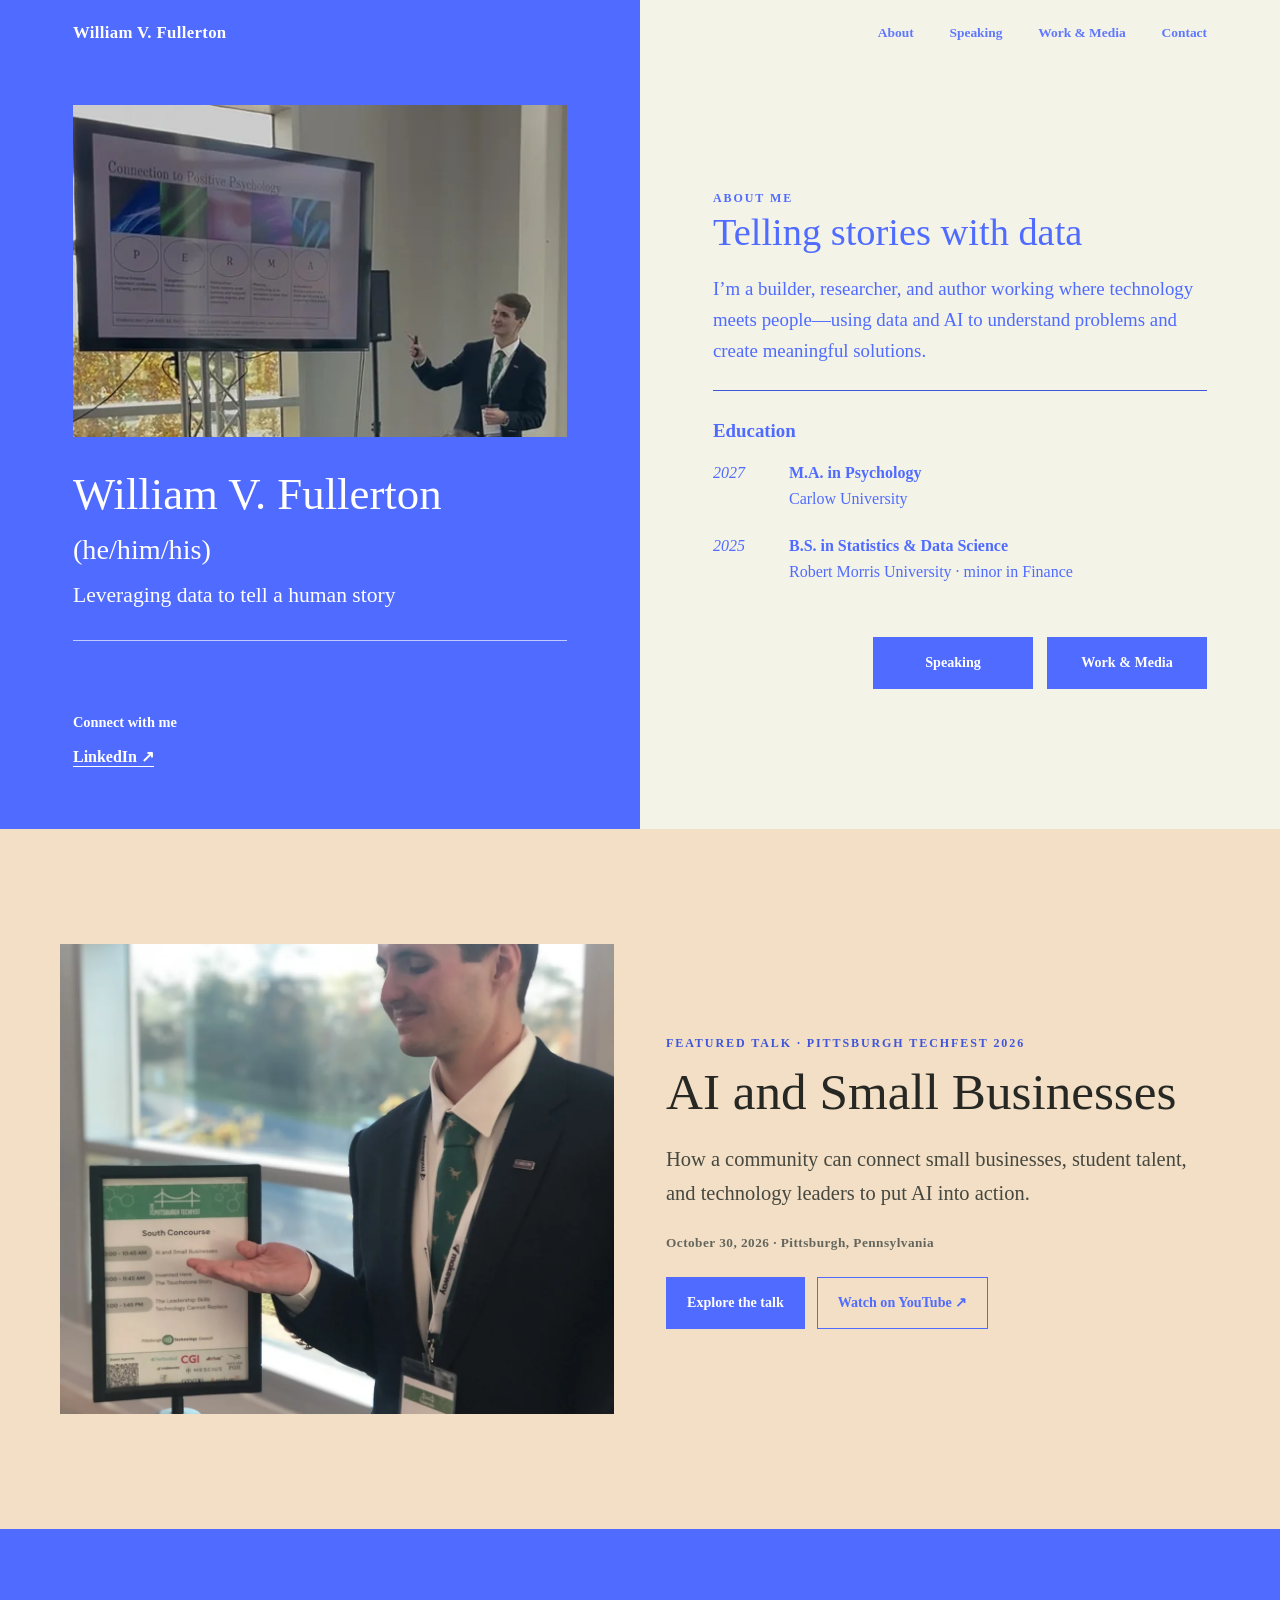
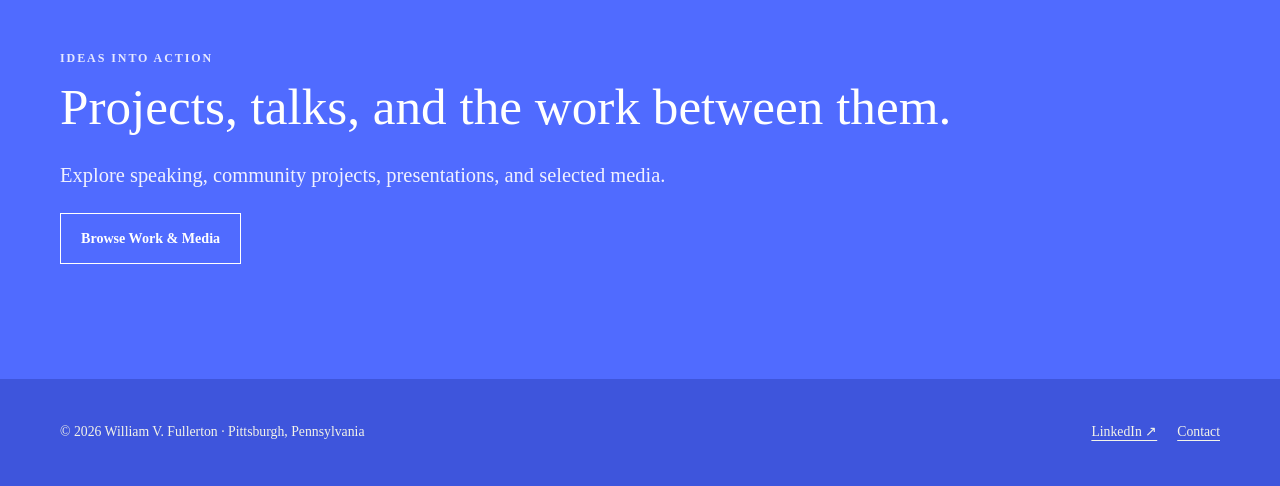
<file: index.html>
<!doctype html>
<html lang="en">
<head><meta charset="utf-8"><meta name="viewport" content="width=device-width,initial-scale=1"><meta name="description" content="William V. Fullerton connects data, AI, and human stories through research, speaking, and practical projects."><title>William V. Fullerton — Builder, Researcher & Speaker</title><link rel="stylesheet" href="assets/css/site.css"></head>
<body>
<header class="site-header home-header"><a class="brand" href="index.html">William V. Fullerton</a><nav class="nav" aria-label="Main navigation"><a href="about.html">About</a><a href="speaking/index.html">Speaking</a><a href="work-media/index.html">Work &amp; Media</a><a href="contact.html">Contact</a></nav></header>
<main>
<section class="home-hero" aria-label="Introduction">
<div class="home-identity"><img class="portrait" src="assets/images/img_9320.webp" alt="William presenting at a conference"><h1>William V. Fullerton <span style="font-size:.63em">(he/him/his)</span></h1><p class="tagline">Leveraging data to tell a human story</p><hr class="identity-rule"><div class="socials"><p>Connect with me</p><a href="https://www.linkedin.com/in/william-v-fullerton/" target="_blank" rel="noreferrer">LinkedIn ↗</a></div></div>
<div class="home-about"><span class="eyebrow">About me</span><h2>Telling stories with data</h2><p>I’m a builder, researcher, and author working where technology meets people—using data and AI to understand problems and create meaningful solutions.</p><hr class="divider"><p class="education-title">Education</p><div class="education-row"><time>2027</time><strong>M.A. in Psychology<br><span style="font-weight:400">Carlow University</span></strong></div><div class="education-row"><time>2025</time><strong>B.S. in Statistics &amp; Data Science<br><span style="font-weight:400">Robert Morris University · minor in Finance</span></strong></div><div class="hero-actions"><a class="button" href="speaking/index.html">Speaking</a><a class="button" href="work-media/index.html">Work &amp; Media</a></div></div>
</section>
<section class="section featured"><div class="container featured-grid"><img class="featured-photo" src="assets/images/img_1606.webp" alt="William at Pittsburgh TechFest beside the AI and Small Businesses session listing"><div><span class="eyebrow">Featured talk · Pittsburgh TechFest 2026</span><h2>AI and Small Businesses</h2><p class="lede">How a community can connect small businesses, student talent, and technology leaders to put AI into action.</p><p class="meta">October 30, 2026 · Pittsburgh, Pennsylvania</p><div class="button-row"><a class="button" href="speaking/ai-and-small-businesses.html">Explore the talk</a><a class="button outline" href="https://www.youtube.com/watch?v=qY4ssbk0oD0" target="_blank" rel="noreferrer">Watch on YouTube ↗</a></div></div></div></section>
<section class="section media-strip"><div class="container"><span class="eyebrow">Ideas into action</span><h2>Projects, talks, and the work between them.</h2><p class="lede">Explore speaking, community projects, presentations, and selected media.</p><a class="button outline" href="work-media/index.html">Browse Work &amp; Media</a></div></section>
</main><footer class="site-footer"><div class="footer-inner"><p>© 2026 William V. Fullerton · Pittsburgh, Pennsylvania</p><div class="footer-links"><a href="https://www.linkedin.com/in/william-v-fullerton/" target="_blank" rel="noreferrer">LinkedIn ↗</a><a href="contact.html">Contact</a></div></div></footer>
</body></html>
</file>
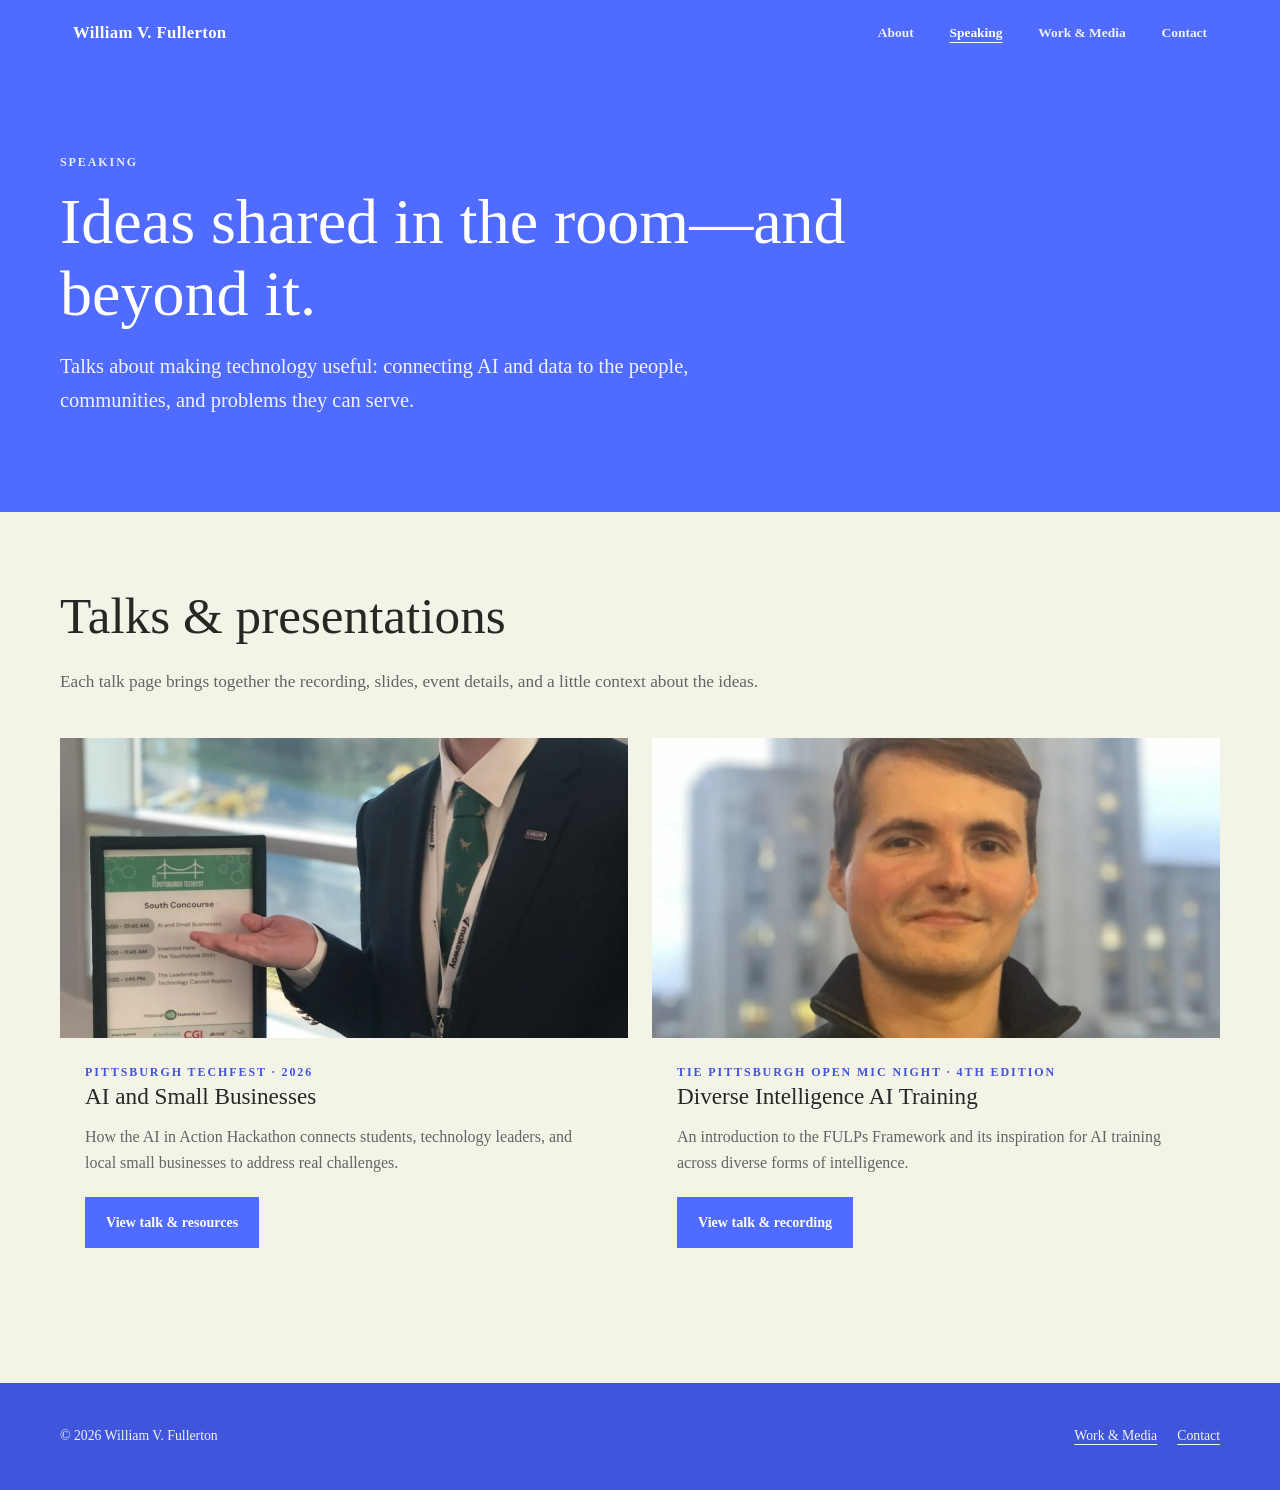
<file: speaking/index.html>
<!doctype html><html lang="en"><head><meta charset="utf-8"><meta name="viewport" content="width=device-width,initial-scale=1"><meta name="description" content="Talks and presentations by William V. Fullerton on practical AI, small businesses, data, and people."><title>Speaking — William V. Fullerton</title><link rel="stylesheet" href="../assets/css/site.css"></head><body>
<header class="site-header"><a class="brand" href="../index.html">William V. Fullerton</a><nav class="nav" aria-label="Main navigation"><a href="../about.html">About</a><a aria-current="page" href="index.html">Speaking</a><a href="../work-media/index.html">Work &amp; Media</a><a href="../contact.html">Contact</a></nav></header>
<main><section class="page-hero"><div class="container"><span class="eyebrow">Speaking</span><h1>Ideas shared in the room—and beyond it.</h1><p class="lede">Talks about making technology useful: connecting AI and data to the people, communities, and problems they can serve.</p></div></section><section class="page-body"><div class="container"><div class="section-heading"><h2>Talks &amp; presentations</h2><p>Each talk page brings together the recording, slides, event details, and a little context about the ideas.</p></div><div class="cards"><article class="card"><img src="../assets/images/img_1606.webp" alt="William at TechFest with the session schedule"><div class="card-content"><span class="eyebrow">Pittsburgh TechFest · 2026</span><h3>AI and Small Businesses</h3><p>How the AI in Action Hackathon connects students, technology leaders, and local small businesses to address real challenges.</p><a class="button" href="ai-and-small-businesses.html">View talk &amp; resources</a></div></article><article class="card"><img src="../assets/images/img_2204.webp" alt="William Fullerton, speaker at TiE Pittsburgh Open Mic Night"><div class="card-content"><span class="eyebrow">TiE Pittsburgh Open Mic Night · 4th edition</span><h3>Diverse Intelligence AI Training</h3><p>An introduction to the FULPs Framework and its inspiration for AI training across diverse forms of intelligence.</p><a class="button" href="diverse-intelligence-ai-training.html">View talk &amp; recording</a></div></article></div></div></section></main><footer class="site-footer"><div class="footer-inner"><p>© 2026 William V. Fullerton</p><div class="footer-links"><a href="../work-media/index.html">Work &amp; Media</a><a href="../contact.html">Contact</a></div></div></footer></body></html>
</file>
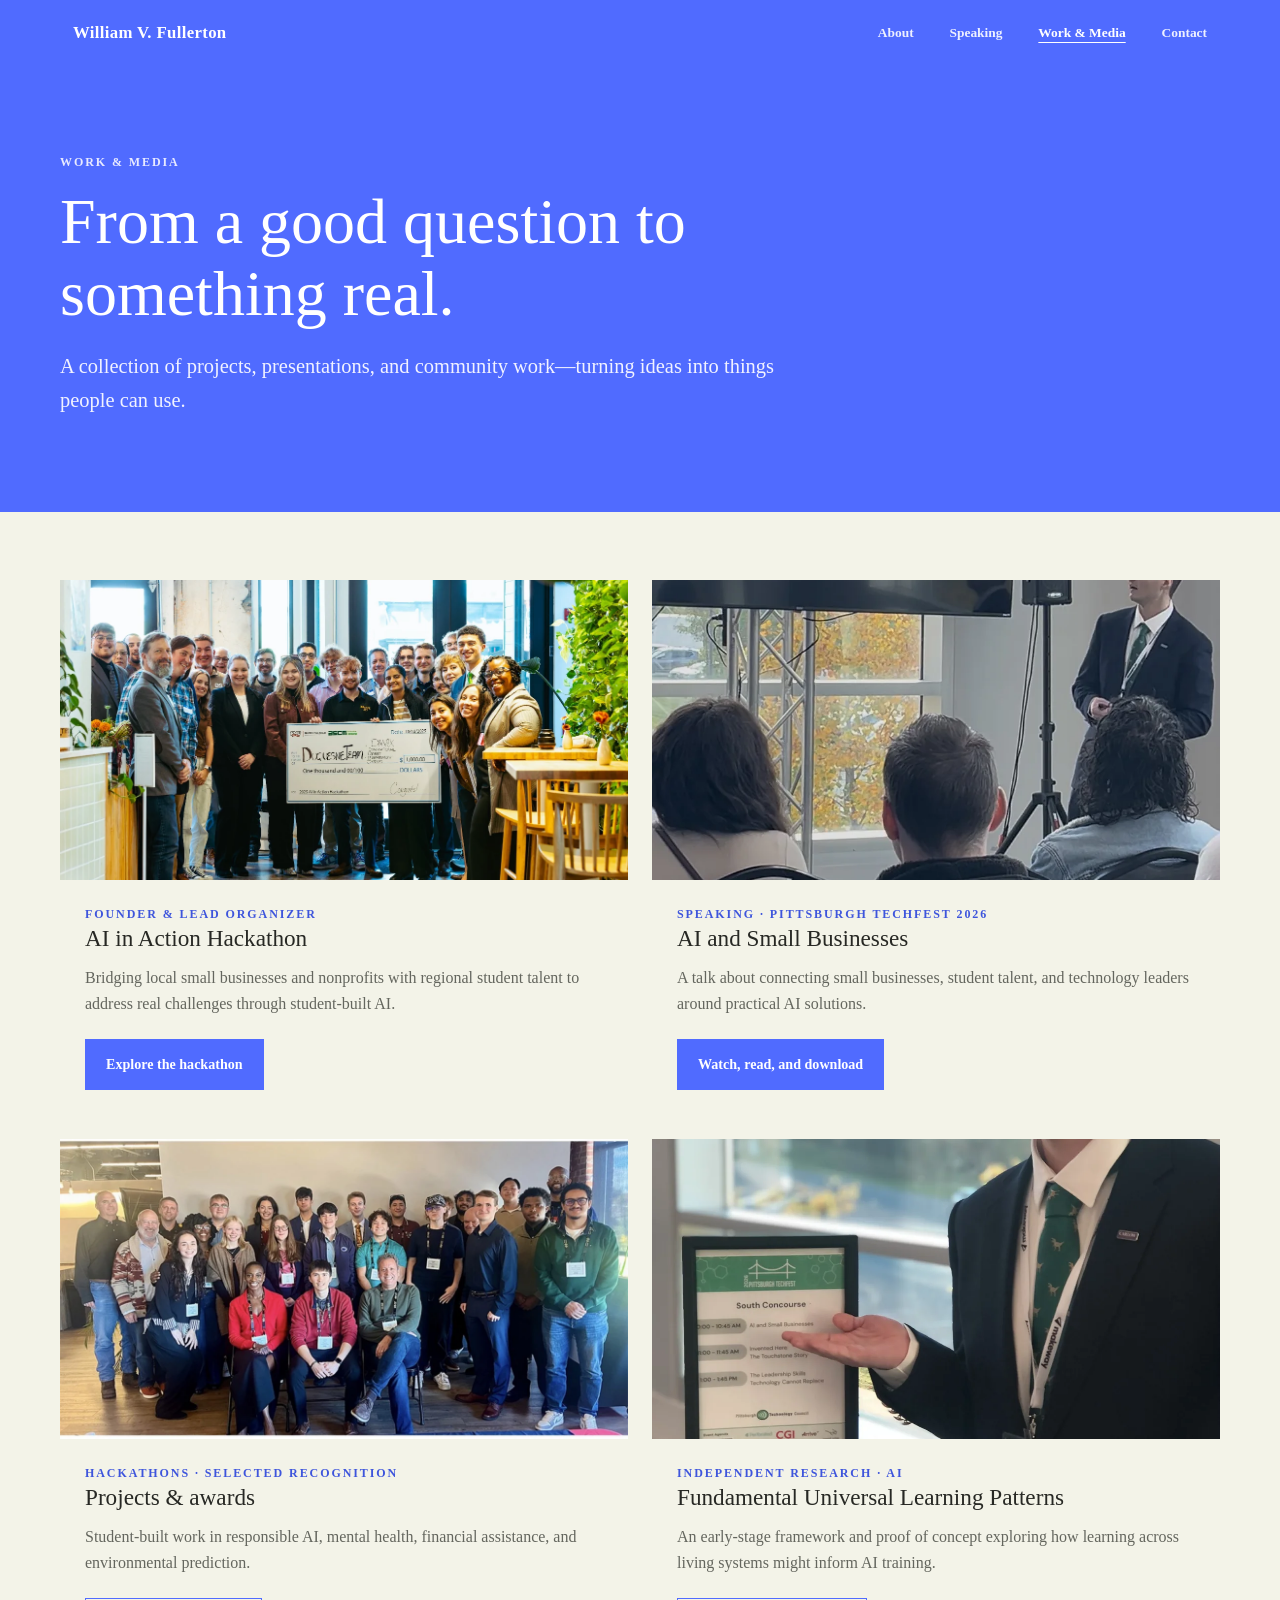
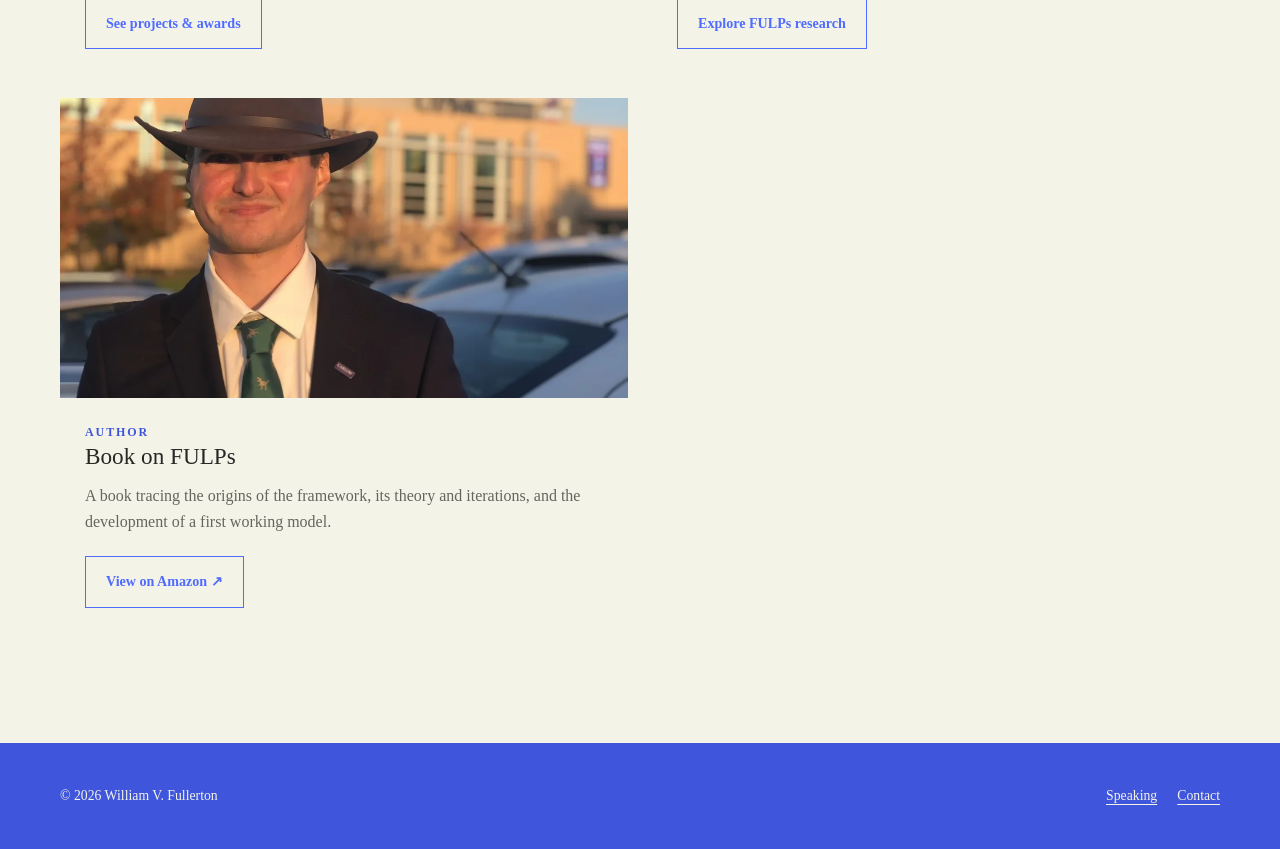
<file: work-media/index.html>
<!doctype html><html lang="en"><head><meta charset="utf-8"><meta name="viewport" content="width=device-width,initial-scale=1"><meta name="description" content="Explore William V. Fullerton's AI in Action Hackathon, hackathon projects and awards, and independent FULPs research."><title>Work &amp; Media — William V. Fullerton</title><link rel="stylesheet" href="../assets/css/site.css"></head><body>
<header class="site-header"><a class="brand" href="../index.html">William V. Fullerton</a><nav class="nav" aria-label="Main navigation"><a href="../about.html">About</a><a href="../speaking/index.html">Speaking</a><a aria-current="page" href="index.html">Work &amp; Media</a><a href="../contact.html">Contact</a></nav></header>
<main><section class="page-hero"><div class="container"><span class="eyebrow">Work &amp; Media</span><h1>From a good question to something real.</h1><p class="lede">A collection of projects, presentations, and community work—turning ideas into things people can use.</p></div></section><section class="page-body"><div class="container"><div class="cards">
<article class="card"><img src="../assets/images/aiah-year-one.webp" alt="AI in Action Hackathon participants holding the year-one award check"><div class="card-content"><span class="eyebrow">Founder &amp; Lead Organizer</span><h3>AI in Action Hackathon</h3><p>Bridging local small businesses and nonprofits with regional student talent to address real challenges through student-built AI.</p><a class="button" href="ai-in-action.html">Explore the hackathon</a></div></article>
<article class="card"><img src="../assets/images/img_9319.webp" alt="William presenting at Pittsburgh TechFest"><div class="card-content"><span class="eyebrow">Speaking · Pittsburgh TechFest 2026</span><h3>AI and Small Businesses</h3><p>A talk about connecting small businesses, student talent, and technology leaders around practical AI solutions.</p><a class="button" href="../speaking/ai-and-small-businesses.html">Watch, read, and download</a></div></article>
<article class="card"><img src="../assets/images/aiah-year-two.webp" alt="Participants at the second AI in Action Hackathon"><div class="card-content"><span class="eyebrow">Hackathons · Selected recognition</span><h3>Projects &amp; awards</h3><p>Student-built work in responsible AI, mental health, financial assistance, and environmental prediction.</p><a class="button outline" href="hackathon-highlights.html">See projects &amp; awards</a></div></article>
<article class="card"><img src="../assets/images/img_1606.webp" alt="William at Pittsburgh TechFest beside the AI and Small Businesses schedule"><div class="card-content"><span class="eyebrow">Independent research · AI</span><h3>Fundamental Universal Learning Patterns</h3><p>An early-stage framework and proof of concept exploring how learning across living systems might inform AI training.</p><a class="button outline" href="fulps-research.html">Explore FULPs research</a></div></article>
<article class="card"><img src="../assets/images/img_1594.webp" alt="William outdoors after an event"><div class="card-content"><span class="eyebrow">Author</span><h3>Book on FULPs</h3><p>A book tracing the origins of the framework, its theory and iterations, and the development of a first working model.</p><a class="button outline" href="https://www.amazon.com/dp/B0HF9ZW4WV?spcref=PRINT_LISTING" target="_blank" rel="noreferrer">View on Amazon ↗</a></div></article>
</div></div></section></main><footer class="site-footer"><div class="footer-inner"><p>© 2026 William V. Fullerton</p><div class="footer-links"><a href="../speaking/index.html">Speaking</a><a href="../contact.html">Contact</a></div></div></footer></body></html>
</file>
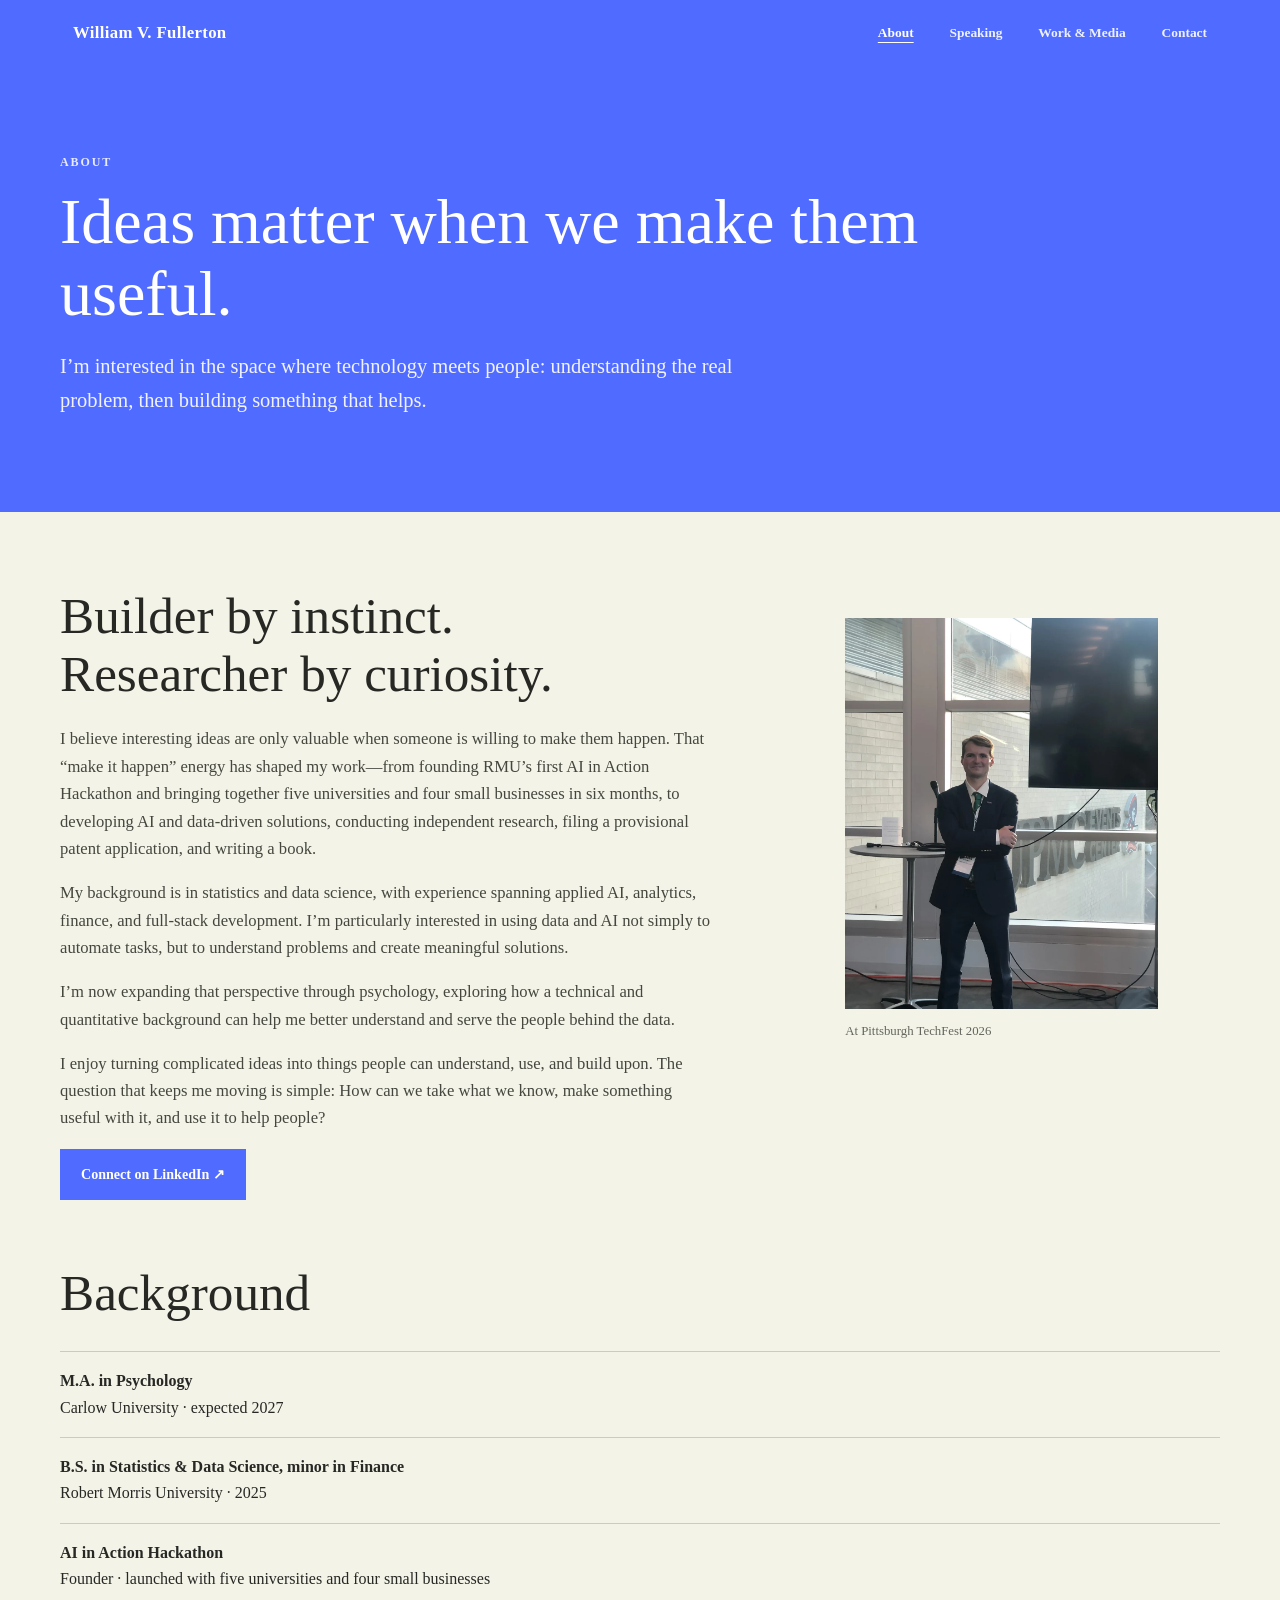
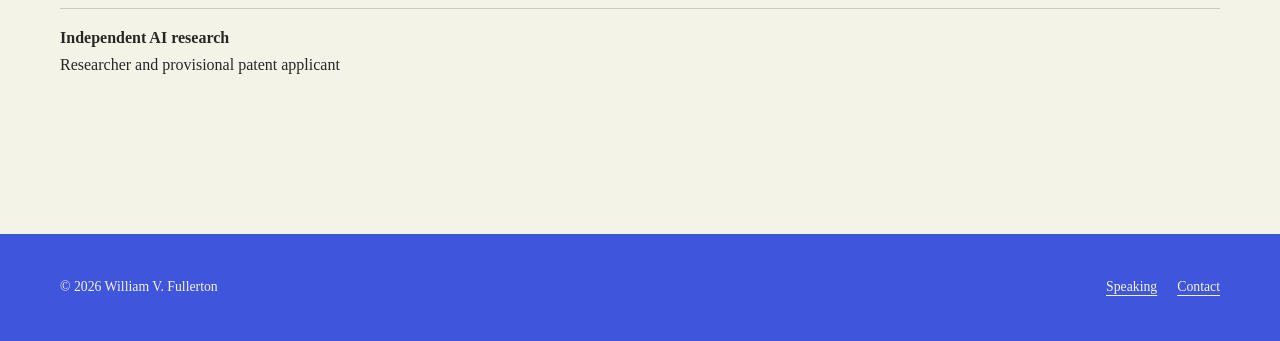
<file: about.html>
<!doctype html><html lang="en"><head><meta charset="utf-8"><meta name="viewport" content="width=device-width,initial-scale=1"><meta name="description" content="Meet William V. Fullerton, a builder exploring the space where technology meets people."><title>About — William V. Fullerton</title><link rel="stylesheet" href="assets/css/site.css"></head><body>
<header class="site-header"><a class="brand" href="index.html">William V. Fullerton</a><nav class="nav" aria-label="Main navigation"><a aria-current="page" href="about.html">About</a><a href="speaking/index.html">Speaking</a><a href="work-media/index.html">Work &amp; Media</a><a href="contact.html">Contact</a></nav></header>
<main><section class="page-hero"><div class="container"><span class="eyebrow">About</span><h1>Ideas matter when we make them useful.</h1><p class="lede">I’m interested in the space where technology meets people: understanding the real problem, then building something that helps.</p></div></section>
<section class="page-body"><div class="container two-col"><div class="body-copy"><h2>Builder by instinct.<br>Researcher by curiosity.</h2><p>I believe interesting ideas are only valuable when someone is willing to make them happen. That “make it happen” energy has shaped my work—from founding RMU’s first AI in Action Hackathon and bringing together five universities and four small businesses in six months, to developing AI and data-driven solutions, conducting independent research, filing a provisional patent application, and writing a book.</p><p>My background is in statistics and data science, with experience spanning applied AI, analytics, finance, and full-stack development. I’m particularly interested in using data and AI not simply to automate tasks, but to understand problems and create meaningful solutions.</p><p>I’m now expanding that perspective through psychology, exploring how a technical and quantitative background can help me better understand and serve the people behind the data.</p><p>I enjoy turning complicated ideas into things people can understand, use, and build upon. The question that keeps me moving is simple: How can we take what we know, make something useful with it, and use it to help people?</p><a class="button" href="https://www.linkedin.com/in/william-v-fullerton/" target="_blank" rel="noreferrer">Connect on LinkedIn ↗</a></div><figure class="profile-card"><img src="assets/images/img_1599.webp" alt="William at Pittsburgh TechFest"><figcaption>At Pittsburgh TechFest 2026</figcaption></figure></div>
<div class="container" style="margin-top:64px"><h2>Background</h2><ul class="credential-list"><li><strong>M.A. in Psychology</strong>Carlow University · expected 2027</li><li><strong>B.S. in Statistics &amp; Data Science, minor in Finance</strong>Robert Morris University · 2025</li><li><strong>AI in Action Hackathon</strong>Founder · launched with five universities and four small businesses</li><li><strong>Independent AI research</strong>Researcher and provisional patent applicant</li></ul></div></section></main>
<footer class="site-footer"><div class="footer-inner"><p>© 2026 William V. Fullerton</p><div class="footer-links"><a href="speaking/index.html">Speaking</a><a href="contact.html">Contact</a></div></div></footer></body></html>
</file>
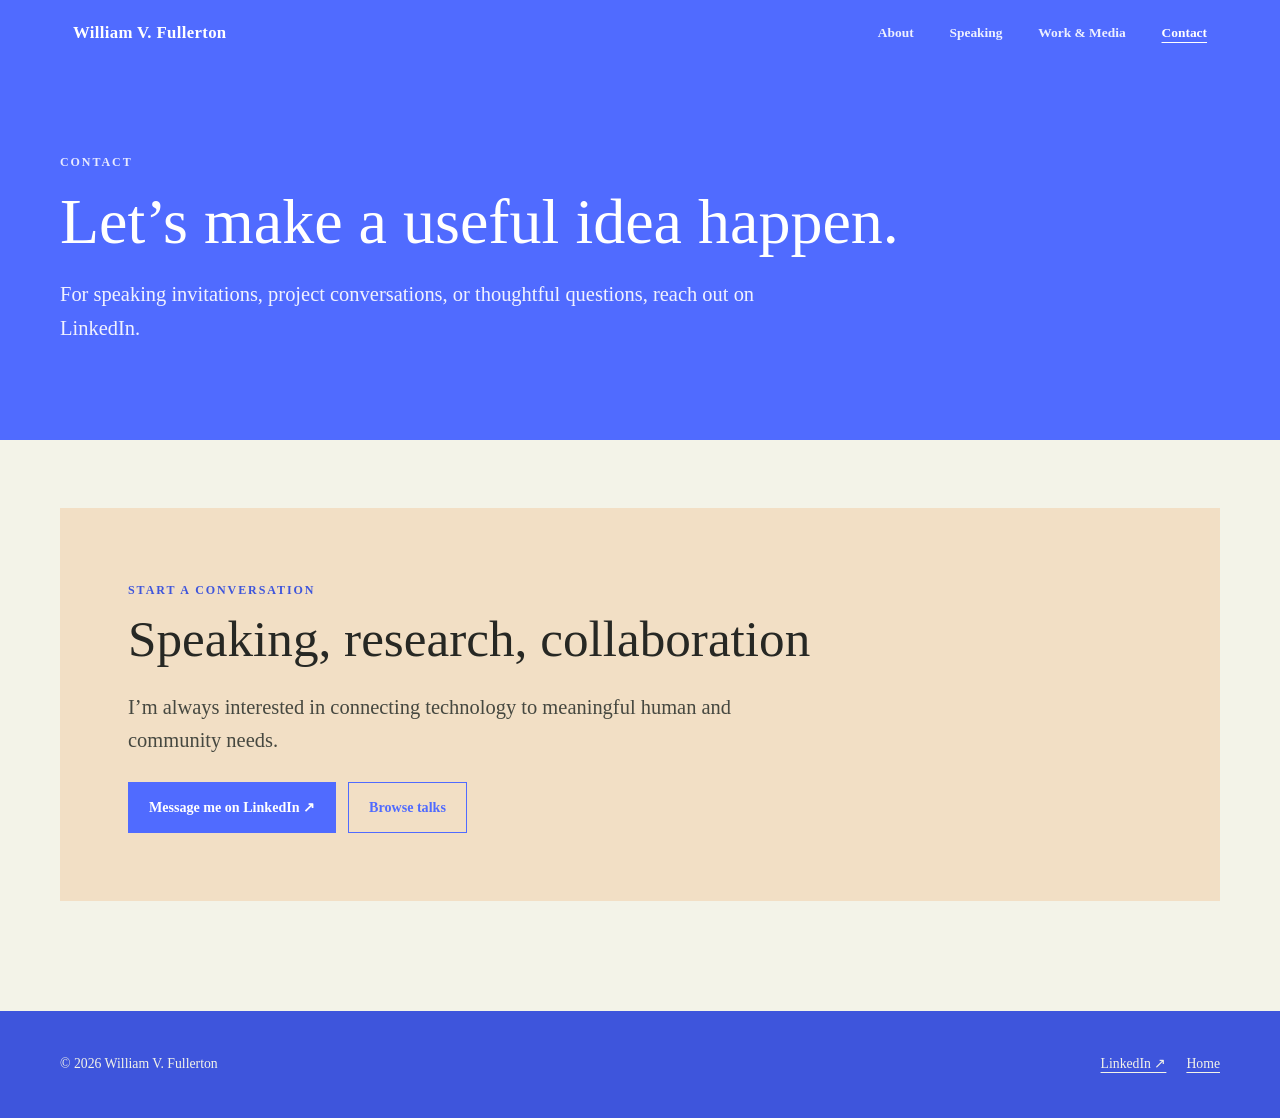
<file: contact.html>
<!doctype html><html lang="en"><head><meta charset="utf-8"><meta name="viewport" content="width=device-width,initial-scale=1"><meta name="description" content="Contact William V. Fullerton about speaking, research, and collaboration."><title>Contact — William V. Fullerton</title><link rel="stylesheet" href="assets/css/site.css"></head><body>
<header class="site-header"><a class="brand" href="index.html">William V. Fullerton</a><nav class="nav" aria-label="Main navigation"><a href="about.html">About</a><a href="speaking/index.html">Speaking</a><a href="work-media/index.html">Work &amp; Media</a><a aria-current="page" href="contact.html">Contact</a></nav></header>
<main><section class="page-hero"><div class="container"><span class="eyebrow">Contact</span><h1>Let’s make a useful idea happen.</h1><p class="lede">For speaking invitations, project conversations, or thoughtful questions, reach out on LinkedIn.</p></div></section><section class="page-body"><div class="container"><div class="contact-panel"><span class="eyebrow">Start a conversation</span><h2>Speaking, research, collaboration</h2><p class="lede">I’m always interested in connecting technology to meaningful human and community needs.</p><div class="button-row"><a class="button" href="https://www.linkedin.com/in/william-v-fullerton/" target="_blank" rel="noreferrer">Message me on LinkedIn ↗</a><a class="button outline" href="speaking/index.html">Browse talks</a></div></div></div></section></main><footer class="site-footer"><div class="footer-inner"><p>© 2026 William V. Fullerton</p><div class="footer-links"><a href="https://www.linkedin.com/in/william-v-fullerton/" target="_blank" rel="noreferrer">LinkedIn ↗</a><a href="index.html">Home</a></div></div></footer></body></html>
</file>
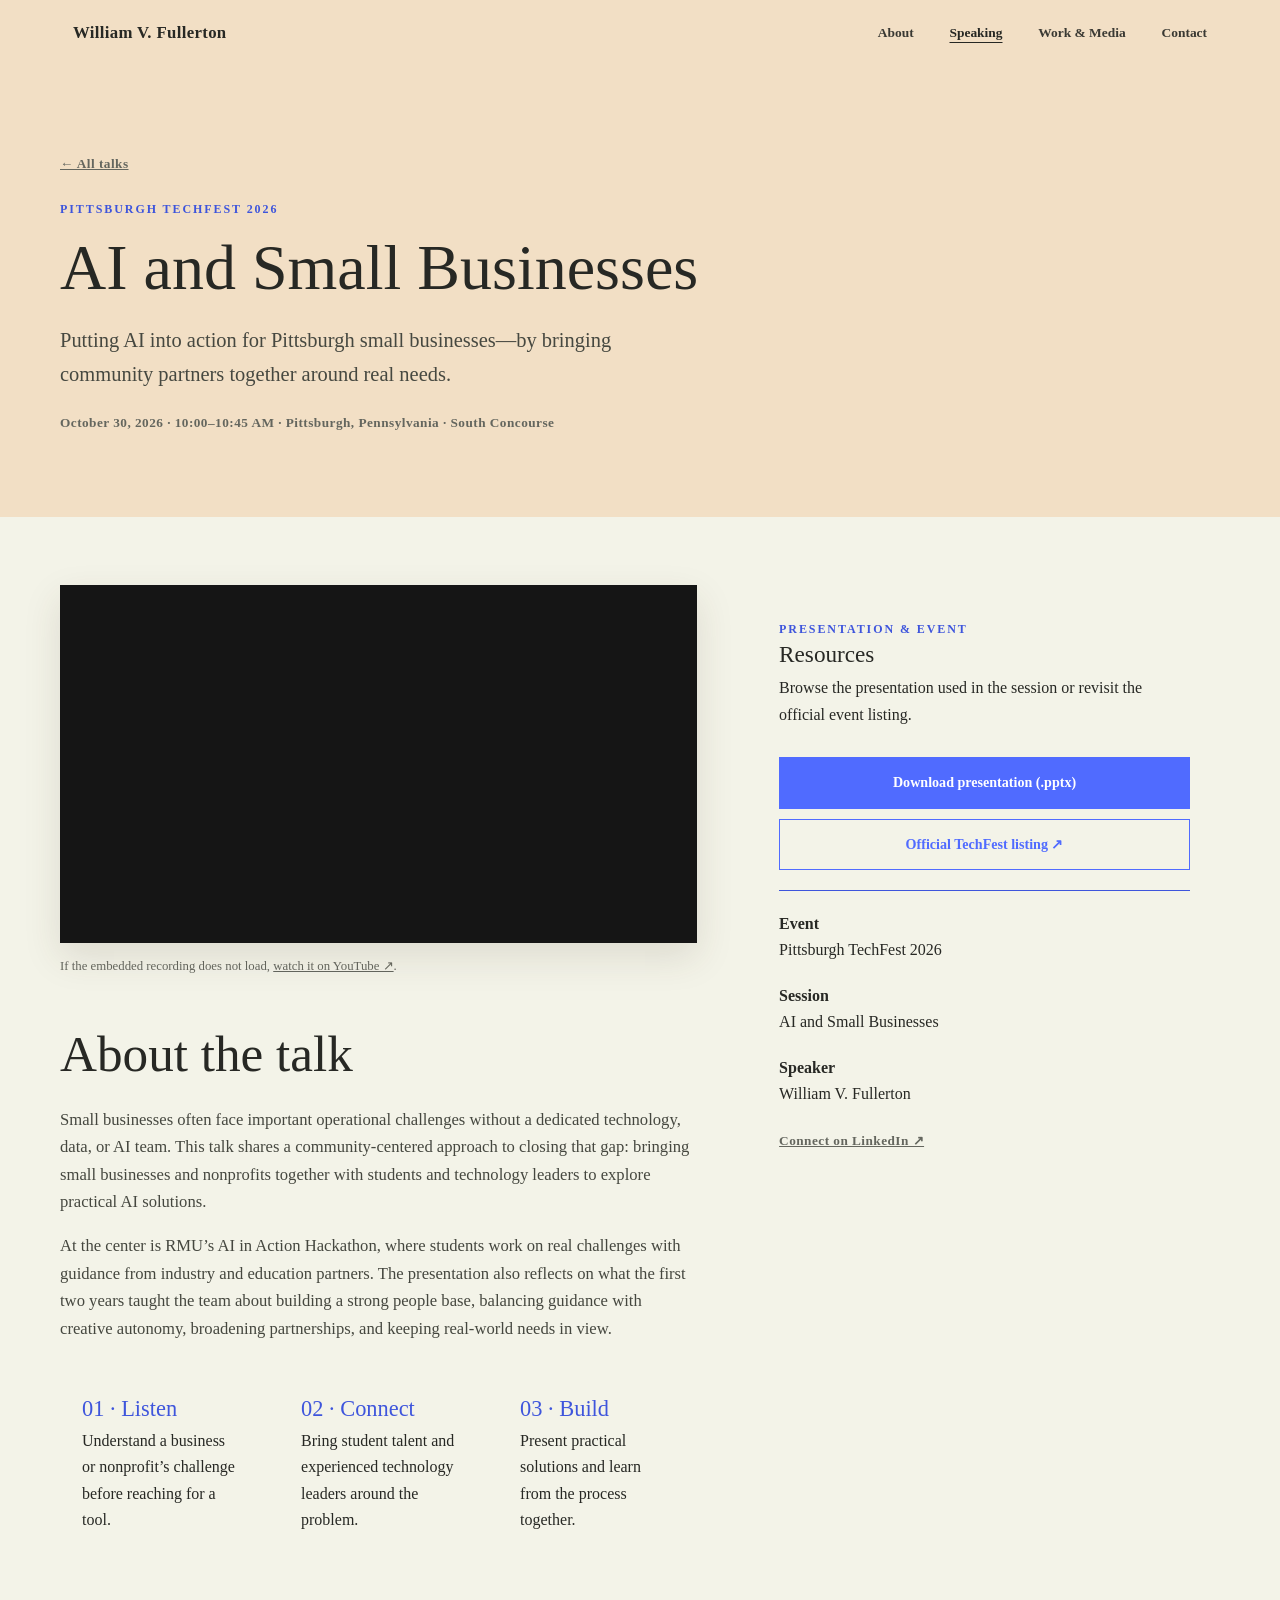
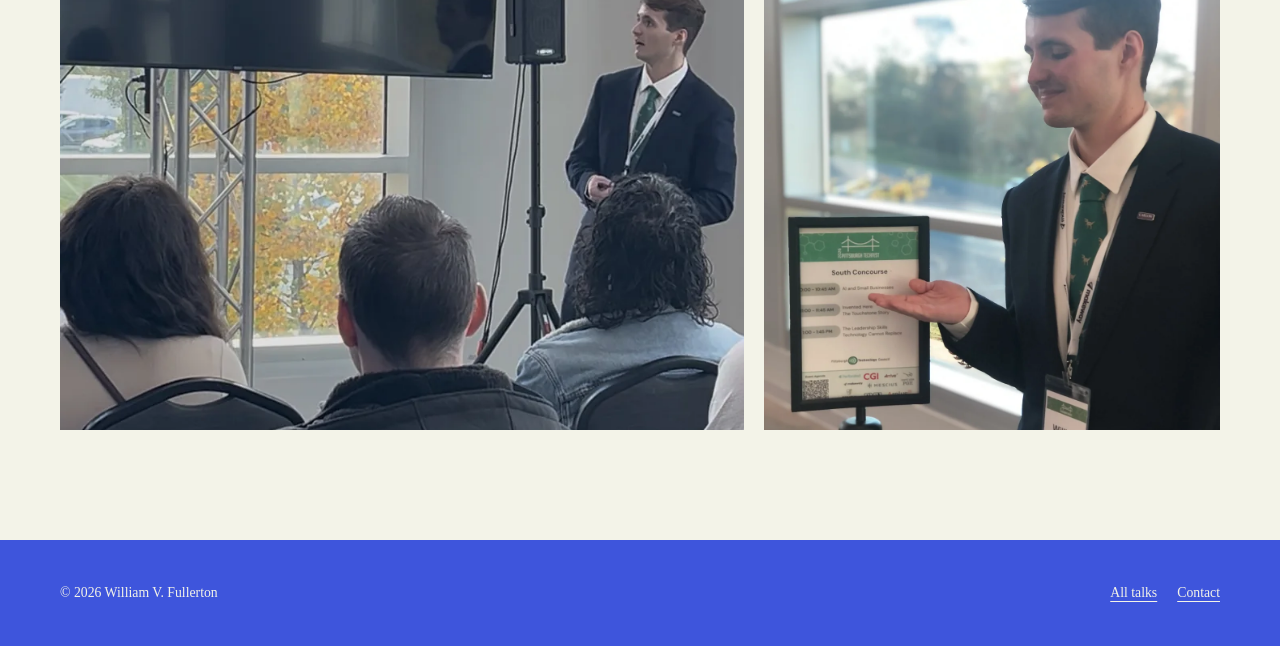
<file: speaking/ai-and-small-businesses.html>
<!doctype html><html lang="en"><head><meta charset="utf-8"><meta name="viewport" content="width=device-width,initial-scale=1"><meta name="description" content="Watch William V. Fullerton's Pittsburgh TechFest 2026 talk, AI and Small Businesses, and download the presentation."><title>AI and Small Businesses — William V. Fullerton</title><link rel="stylesheet" href="../assets/css/site.css"></head><body>
<header class="site-header"><a class="brand" href="../index.html">William V. Fullerton</a><nav class="nav" aria-label="Main navigation"><a href="../about.html">About</a><a aria-current="page" href="index.html">Speaking</a><a href="../work-media/index.html">Work &amp; Media</a><a href="../contact.html">Contact</a></nav></header>
<main><section class="talk-hero"><div class="container"><a class="meta" href="index.html">← All talks</a><span class="eyebrow" style="display:block;margin-top:24px">Pittsburgh TechFest 2026</span><h1>AI and Small Businesses</h1><p class="lede">Putting AI into action for Pittsburgh small businesses—by bringing community partners together around real needs.</p><p class="meta">October 30, 2026 · 10:00–10:45 AM · Pittsburgh, Pennsylvania · South Concourse</p></div></section>
<section class="page-body"><div class="container"><div class="talk-layout"><div><div class="video-frame"><iframe src="https://www.youtube-nocookie.com/embed/qY4ssbk0oD0" title="AI and Small Businesses — William V. Fullerton at Pittsburgh TechFest 2026" loading="lazy" referrerpolicy="strict-origin-when-cross-origin" allow="accelerometer; autoplay; clipboard-write; encrypted-media; gyroscope; picture-in-picture; web-share" allowfullscreen></iframe></div><p class="note">If the embedded recording does not load, <a href="https://www.youtube.com/watch?v=qY4ssbk0oD0" target="_blank" rel="noreferrer">watch it on YouTube ↗</a>.</p><h2 style="margin-top:48px">About the talk</h2><div class="body-copy"><p>Small businesses often face important operational challenges without a dedicated technology, data, or AI team. This talk shares a community-centered approach to closing that gap: bringing small businesses and nonprofits together with students and technology leaders to explore practical AI solutions.</p><p>At the center is RMU’s AI in Action Hackathon, where students work on real challenges with guidance from industry and education partners. The presentation also reflects on what the first two years taught the team about building a strong people base, balancing guidance with creative autonomy, broadening partnerships, and keeping real-world needs in view.</p></div><div class="key-points"><div class="point"><span>01 · Listen</span>Understand a business or nonprofit’s challenge before reaching for a tool.</div><div class="point"><span>02 · Connect</span>Bring student talent and experienced technology leaders around the problem.</div><div class="point"><span>03 · Build</span>Present practical solutions and learn from the process together.</div></div></div>
<aside class="talk-aside"><span class="eyebrow">Presentation &amp; event</span><h3>Resources</h3><p>Browse the presentation used in the session or revisit the official event listing.</p><a class="button" href="../assets/slides/ai-and-small-businesses-techfest-2026.pptx" download>Download presentation (.pptx)</a><a class="button outline" href="https://pitttechcounciltechfest2026.sched.com/event/2WZGL/ai-and-small-businesses" target="_blank" rel="noreferrer">Official TechFest listing ↗</a><hr class="divider"><p><strong>Event</strong><br>Pittsburgh TechFest 2026</p><p><strong>Session</strong><br>AI and Small Businesses</p><p><strong>Speaker</strong><br>William V. Fullerton</p><a class="meta" href="https://www.linkedin.com/in/william-v-fullerton/" target="_blank" rel="noreferrer">Connect on LinkedIn ↗</a></aside></div>
<div class="event-photo-grid"><img src="../assets/images/img_9319.webp" alt="William presenting AI and Small Businesses at Pittsburgh TechFest"><img src="../assets/images/img_1606.webp" alt="William presenting beside the TechFest session schedule"></div></div></section></main><footer class="site-footer"><div class="footer-inner"><p>© 2026 William V. Fullerton</p><div class="footer-links"><a href="index.html">All talks</a><a href="../contact.html">Contact</a></div></div></footer></body></html>
</file>
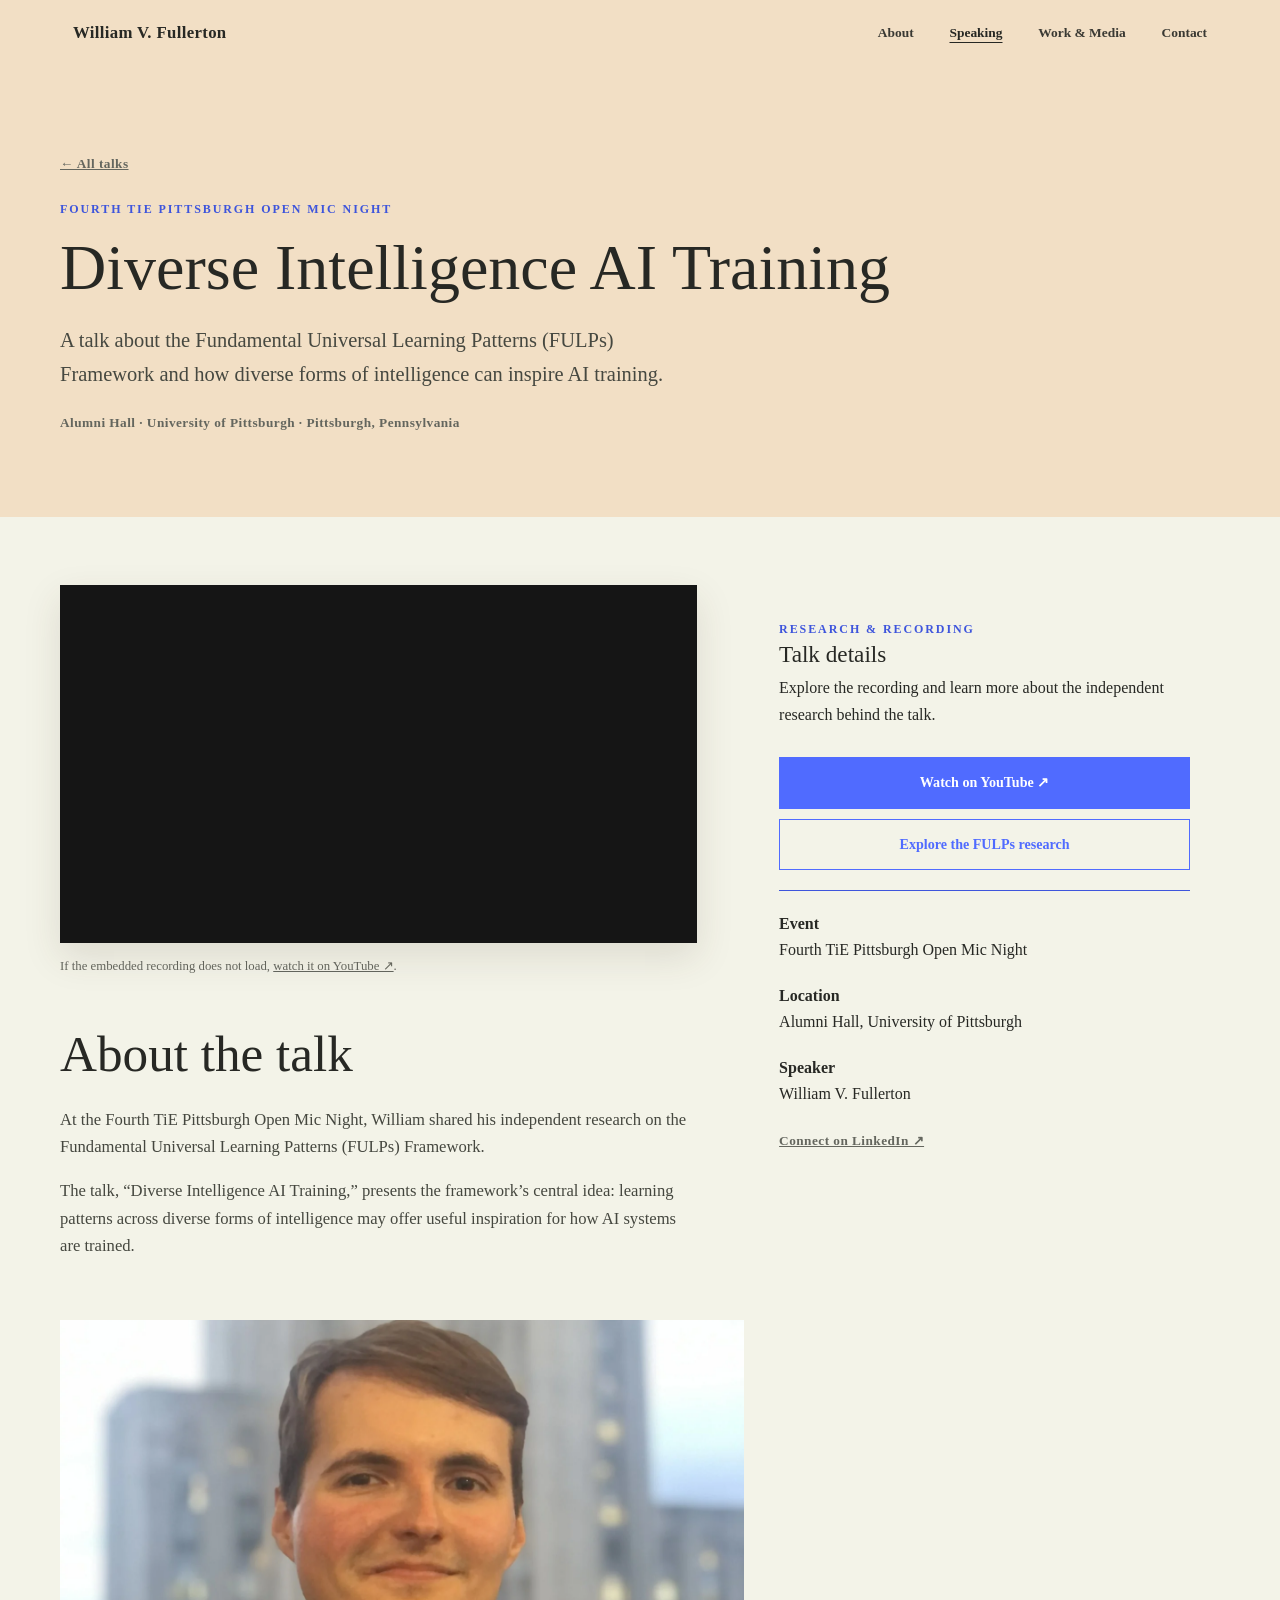
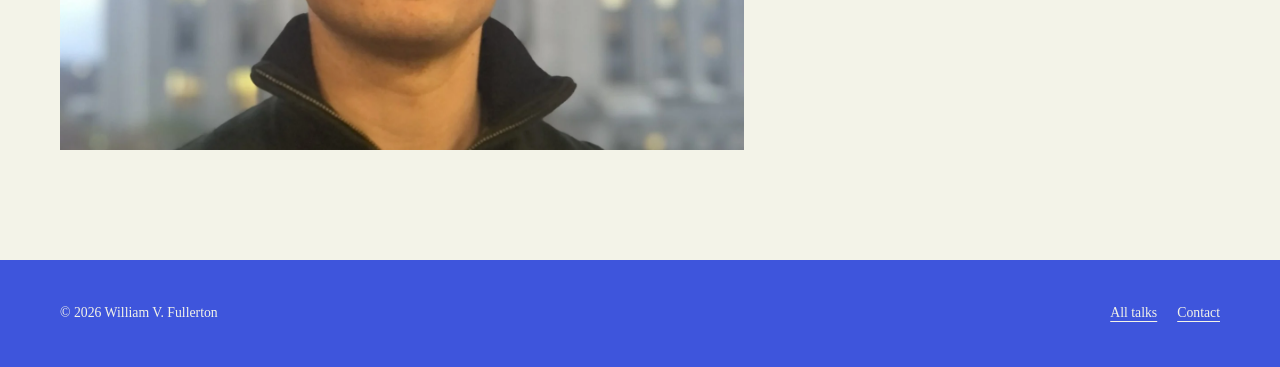
<file: speaking/diverse-intelligence-ai-training.html>
<!doctype html><html lang="en"><head><meta charset="utf-8"><meta name="viewport" content="width=device-width,initial-scale=1"><meta name="description" content="Watch William V. Fullerton's talk on the Fundamental Universal Learning Patterns (FULPs) Framework at TiE Pittsburgh Open Mic Night."><title>Diverse Intelligence AI Training — William V. Fullerton</title><link rel="stylesheet" href="../assets/css/site.css"></head><body>
<header class="site-header"><a class="brand" href="../index.html">William V. Fullerton</a><nav class="nav" aria-label="Main navigation"><a href="../about.html">About</a><a aria-current="page" href="index.html">Speaking</a><a href="../work-media/index.html">Work &amp; Media</a><a href="../contact.html">Contact</a></nav></header>
<main><section class="talk-hero"><div class="container"><a class="meta" href="index.html">← All talks</a><span class="eyebrow" style="display:block;margin-top:24px">Fourth TiE Pittsburgh Open Mic Night</span><h1>Diverse Intelligence AI Training</h1><p class="lede">A talk about the Fundamental Universal Learning Patterns (FULPs) Framework and how diverse forms of intelligence can inspire AI training.</p><p class="meta">Alumni Hall · University of Pittsburgh · Pittsburgh, Pennsylvania</p></div></section>
<section class="page-body"><div class="container"><div class="talk-layout"><div><div class="video-frame"><iframe src="https://www.youtube-nocookie.com/embed/olHXaRmJaTo" title="Diverse Intelligence AI Training — William V. Fullerton at TiE Pittsburgh Open Mic Night" loading="lazy" referrerpolicy="strict-origin-when-cross-origin" allow="accelerometer; autoplay; clipboard-write; encrypted-media; gyroscope; picture-in-picture; web-share" allowfullscreen></iframe></div><p class="note">If the embedded recording does not load, <a href="https://www.youtube.com/watch?v=olHXaRmJaTo" target="_blank" rel="noreferrer">watch it on YouTube ↗</a>.</p><h2 style="margin-top:48px">About the talk</h2><div class="body-copy"><p>At the Fourth TiE Pittsburgh Open Mic Night, William shared his independent research on the Fundamental Universal Learning Patterns (FULPs) Framework.</p><p>The talk, “Diverse Intelligence AI Training,” presents the framework’s central idea: learning patterns across diverse forms of intelligence may offer useful inspiration for how AI systems are trained.</p></div></div>
<aside class="talk-aside"><span class="eyebrow">Research &amp; recording</span><h3>Talk details</h3><p>Explore the recording and learn more about the independent research behind the talk.</p><a class="button" href="https://www.youtube.com/watch?v=olHXaRmJaTo" target="_blank" rel="noreferrer">Watch on YouTube ↗</a><a class="button outline" href="../work-media/fulps-research.html">Explore the FULPs research</a><hr class="divider"><p><strong>Event</strong><br>Fourth TiE Pittsburgh Open Mic Night</p><p><strong>Location</strong><br>Alumni Hall, University of Pittsburgh</p><p><strong>Speaker</strong><br>William V. Fullerton</p><a class="meta" href="https://www.linkedin.com/in/william-v-fullerton/" target="_blank" rel="noreferrer">Connect on LinkedIn ↗</a></aside></div>
<div class="event-photo-grid"><img src="../assets/images/img_2204.webp" alt="William Fullerton at TiE Pittsburgh Open Mic Night"></div></div></section></main><footer class="site-footer"><div class="footer-inner"><p>© 2026 William V. Fullerton</p><div class="footer-links"><a href="index.html">All talks</a><a href="../contact.html">Contact</a></div></div></footer></body></html>
</file>
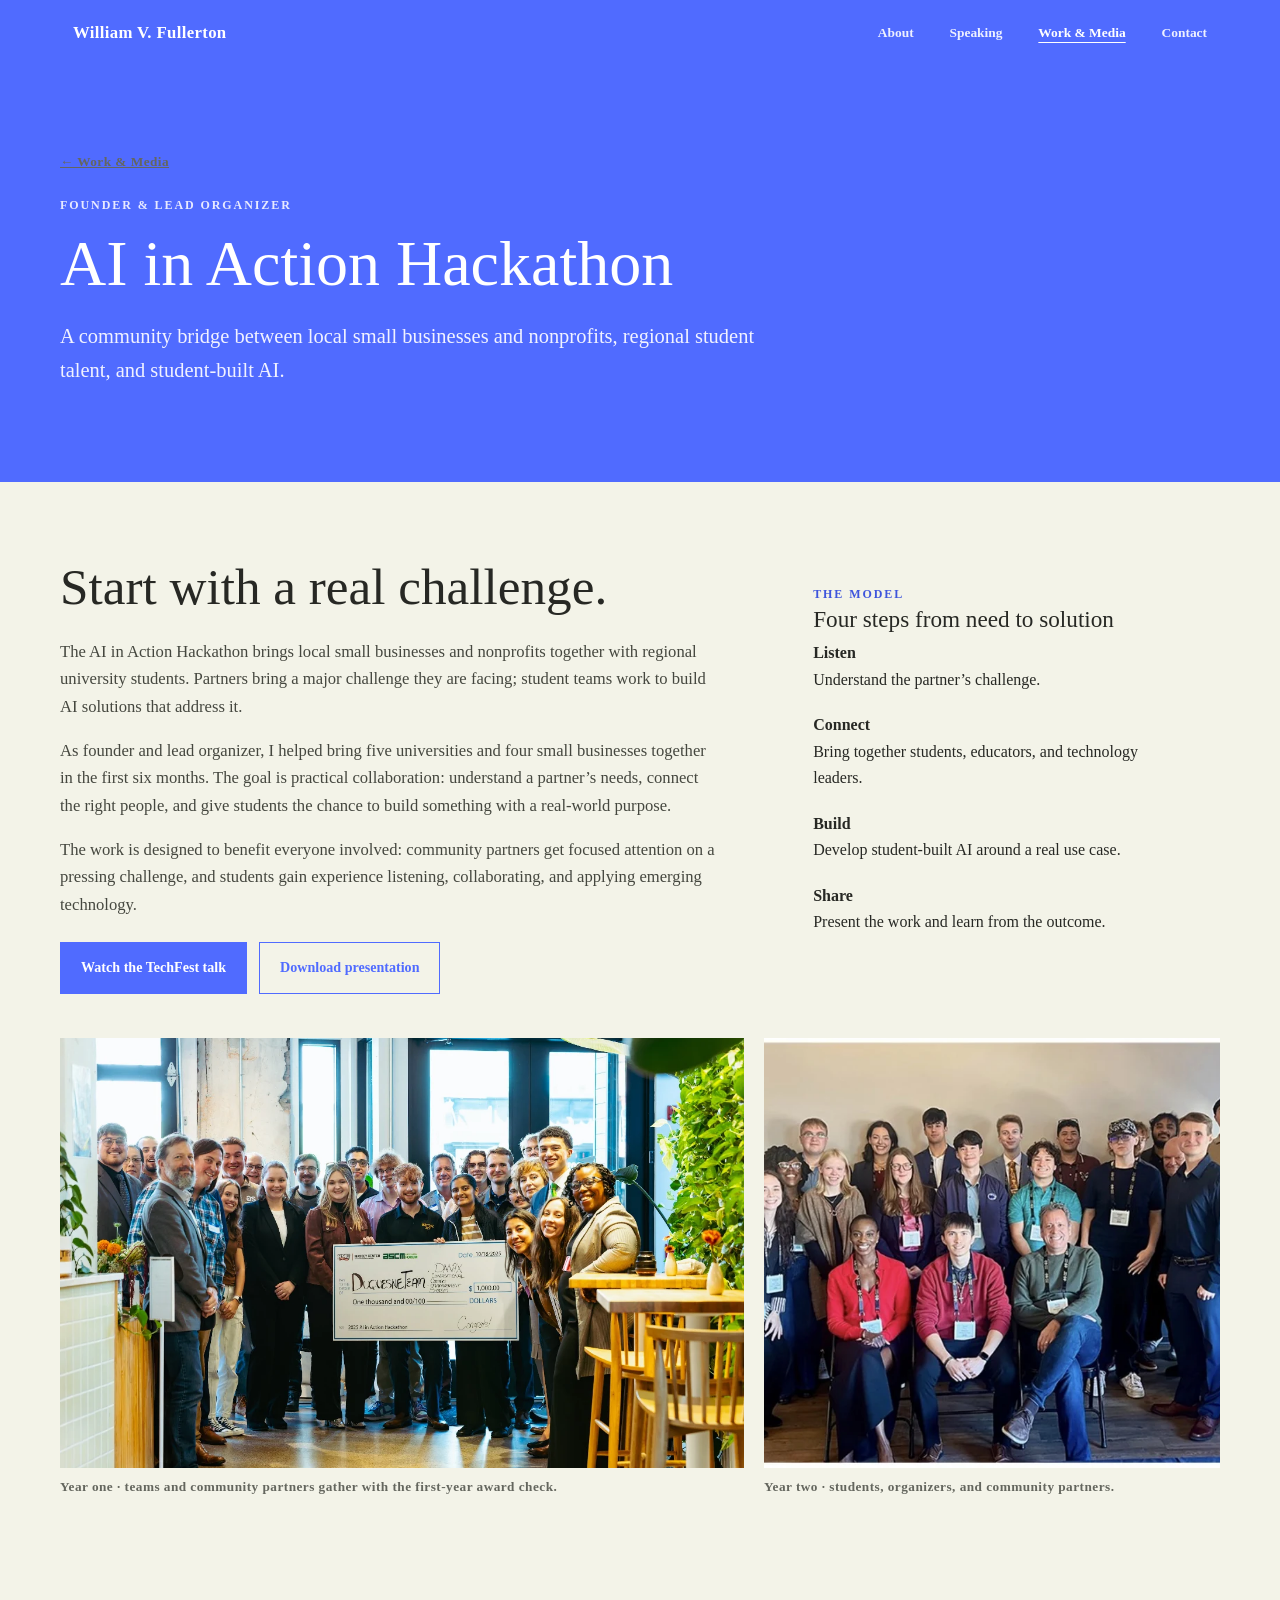
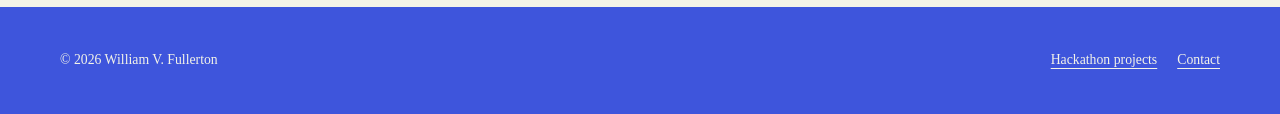
<file: work-media/ai-in-action.html>
<!doctype html><html lang="en"><head><meta charset="utf-8"><meta name="viewport" content="width=device-width,initial-scale=1"><meta name="description" content="The AI in Action Hackathon connects local small businesses and nonprofits with regional student talent to solve real challenges using AI."><title>AI in Action Hackathon — William V. Fullerton</title><link rel="stylesheet" href="../assets/css/site.css"></head><body>
<header class="site-header"><a class="brand" href="../index.html">William V. Fullerton</a><nav class="nav" aria-label="Main navigation"><a href="../about.html">About</a><a href="../speaking/index.html">Speaking</a><a aria-current="page" href="index.html">Work &amp; Media</a><a href="../contact.html">Contact</a></nav></header>
<main><section class="page-hero"><div class="container"><a class="meta" href="index.html">← Work &amp; Media</a><span class="eyebrow" style="display:block;margin-top:22px">Founder &amp; Lead Organizer</span><h1>AI in Action Hackathon</h1><p class="lede">A community bridge between local small businesses and nonprofits, regional student talent, and student-built AI.</p></div></section><section class="page-body"><div class="container"><div class="two-col"><div class="body-copy"><h2>Start with a real challenge.</h2><p>The AI in Action Hackathon brings local small businesses and nonprofits together with regional university students. Partners bring a major challenge they are facing; student teams work to build AI solutions that address it.</p><p>As founder and lead organizer, I helped bring five universities and four small businesses together in the first six months. The goal is practical collaboration: understand a partner’s needs, connect the right people, and give students the chance to build something with a real-world purpose.</p><p>The work is designed to benefit everyone involved: community partners get focused attention on a pressing challenge, and students gain experience listening, collaborating, and applying emerging technology.</p><div class="button-row"><a class="button" href="../speaking/ai-and-small-businesses.html">Watch the TechFest talk</a><a class="button outline" href="../assets/slides/ai-and-small-businesses-techfest-2026.pptx" download>Download presentation</a></div></div><aside class="talk-aside"><span class="eyebrow">The model</span><h3>Four steps from need to solution</h3><p><strong>Listen</strong><br>Understand the partner’s challenge.</p><p><strong>Connect</strong><br>Bring together students, educators, and technology leaders.</p><p><strong>Build</strong><br>Develop student-built AI around a real use case.</p><p><strong>Share</strong><br>Present the work and learn from the outcome.</p></aside></div><div class="event-photo-grid"><figure><img src="../assets/images/aiah-year-one.webp" alt="Year one AI in Action Hackathon participants with the award check"><figcaption class="meta">Year one · teams and community partners gather with the first-year award check.</figcaption></figure><figure><img src="../assets/images/aiah-year-two.webp" alt="Year two AI in Action Hackathon participants"><figcaption class="meta">Year two · students, organizers, and community partners.</figcaption></figure></div></div></section></main><footer class="site-footer"><div class="footer-inner"><p>© 2026 William V. Fullerton</p><div class="footer-links"><a href="hackathon-highlights.html">Hackathon projects</a><a href="../contact.html">Contact</a></div></div></footer></body></html>
</file>
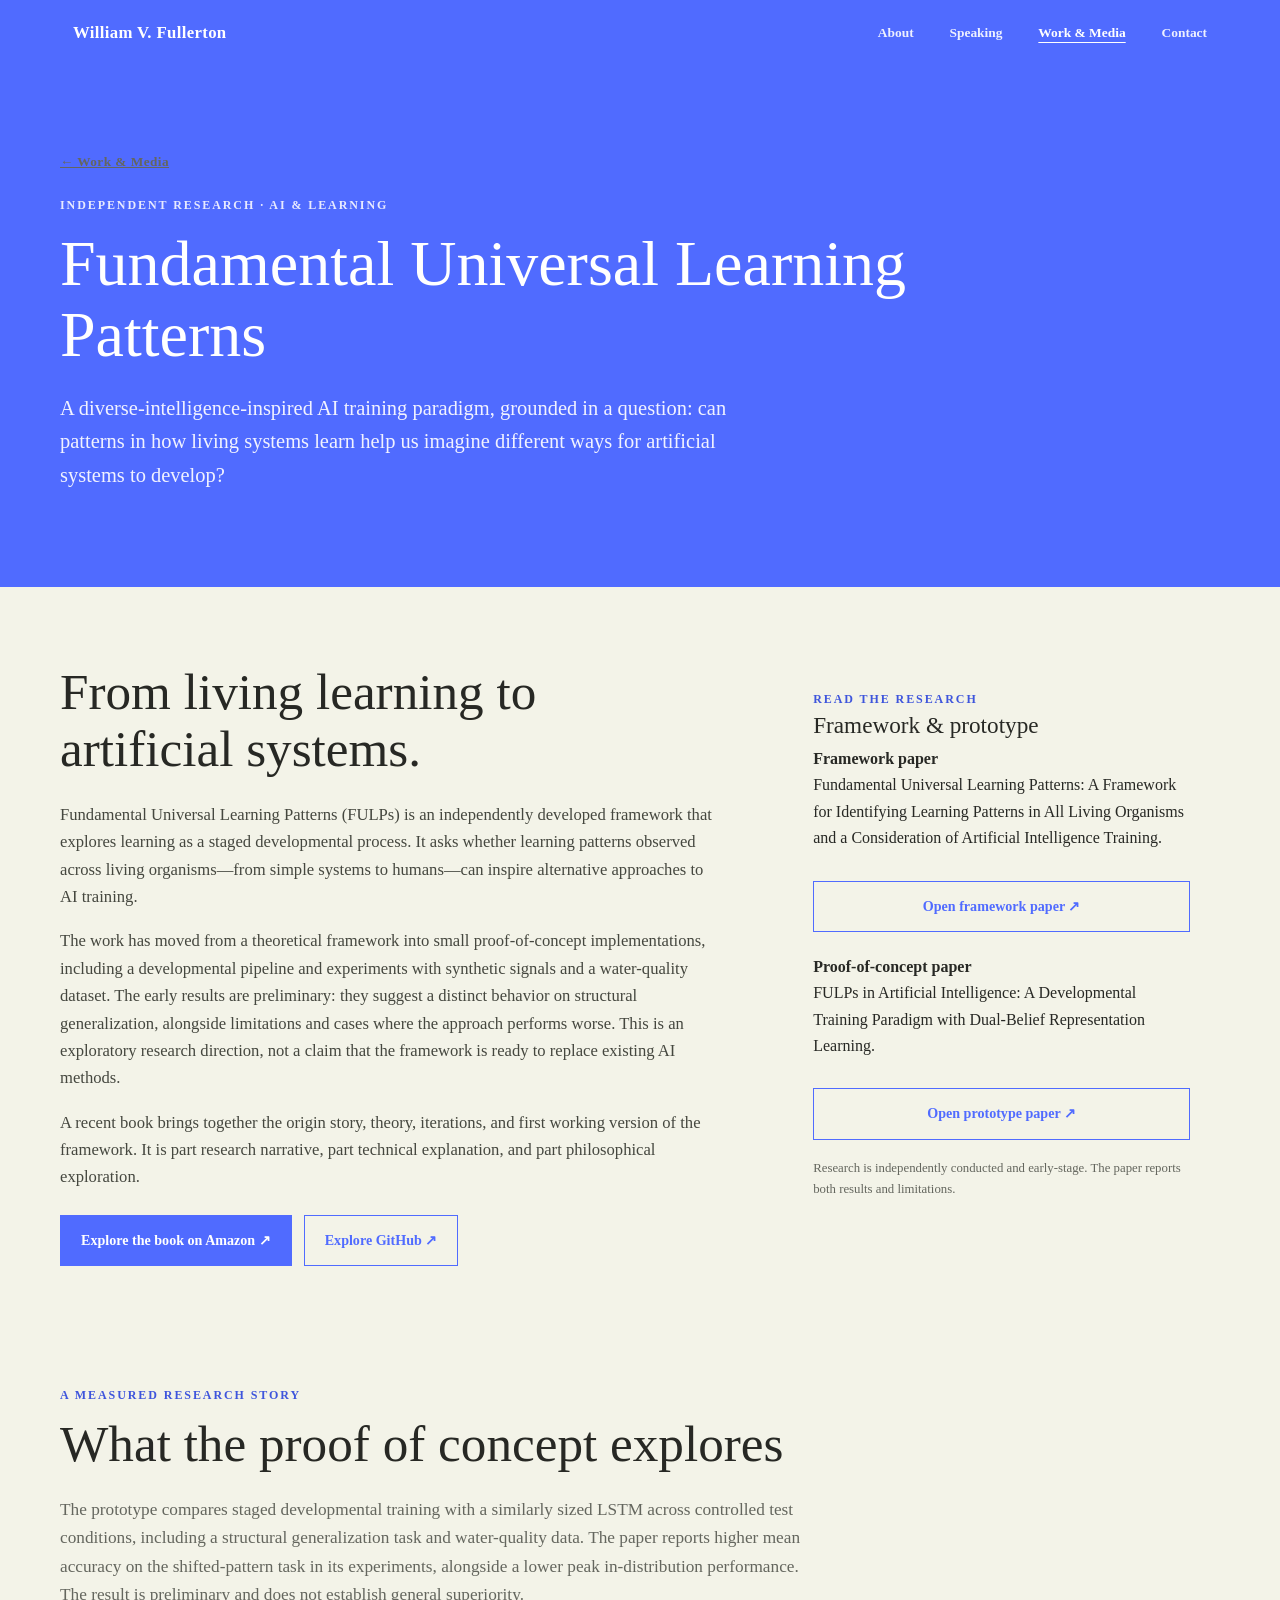
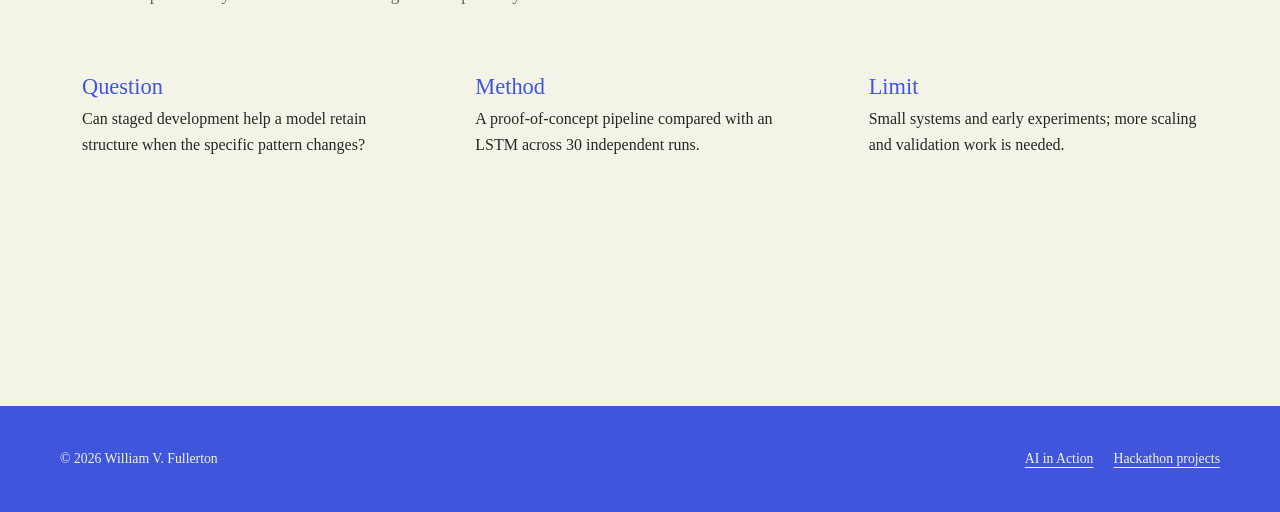
<file: work-media/fulps-research.html>
<!doctype html><html lang="en"><head><meta charset="utf-8"><meta name="viewport" content="width=device-width,initial-scale=1"><meta name="description" content="Independent research by William V. Fullerton on Fundamental Universal Learning Patterns and a developmental AI training paradigm."><title>FULPs Research — William V. Fullerton</title><link rel="stylesheet" href="../assets/css/site.css"></head><body>
<header class="site-header"><a class="brand" href="../index.html">William V. Fullerton</a><nav class="nav" aria-label="Main navigation"><a href="../about.html">About</a><a href="../speaking/index.html">Speaking</a><a aria-current="page" href="index.html">Work &amp; Media</a><a href="../contact.html">Contact</a></nav></header>
<main><section class="page-hero"><div class="container"><a class="meta" href="index.html">← Work &amp; Media</a><span class="eyebrow" style="display:block;margin-top:22px">Independent research · AI &amp; learning</span><h1>Fundamental Universal Learning Patterns</h1><p class="lede">A diverse-intelligence-inspired AI training paradigm, grounded in a question: can patterns in how living systems learn help us imagine different ways for artificial systems to develop?</p></div></section><section class="page-body"><div class="container"><div class="two-col"><div class="body-copy"><h2>From living learning to artificial systems.</h2><p>Fundamental Universal Learning Patterns (FULPs) is an independently developed framework that explores learning as a staged developmental process. It asks whether learning patterns observed across living organisms—from simple systems to humans—can inspire alternative approaches to AI training.</p><p>The work has moved from a theoretical framework into small proof-of-concept implementations, including a developmental pipeline and experiments with synthetic signals and a water-quality dataset. The early results are preliminary: they suggest a distinct behavior on structural generalization, alongside limitations and cases where the approach performs worse. This is an exploratory research direction, not a claim that the framework is ready to replace existing AI methods.</p><p>A recent book brings together the origin story, theory, iterations, and first working version of the framework. It is part research narrative, part technical explanation, and part philosophical exploration.</p><div class="button-row"><a class="button" href="https://www.amazon.com/dp/B0HF9ZW4WV?spcref=PRINT_LISTING" target="_blank" rel="noreferrer">Explore the book on Amazon ↗</a><a class="button outline" href="https://github.com/WVF-1" target="_blank" rel="noreferrer">Explore GitHub ↗</a></div></div><aside class="talk-aside"><span class="eyebrow">Read the research</span><h3>Framework &amp; prototype</h3><p><strong>Framework paper</strong><br>Fundamental Universal Learning Patterns: A Framework for Identifying Learning Patterns in All Living Organisms and a Consideration of Artificial Intelligence Training.</p><a class="button outline" href="https://doi.org/10.5281/zenodo.19454839" target="_blank" rel="noreferrer">Open framework paper ↗</a><p style="margin-top:22px"><strong>Proof-of-concept paper</strong><br>FULPs in Artificial Intelligence: A Developmental Training Paradigm with Dual-Belief Representation Learning.</p><a class="button outline" href="https://ssrn.com/abstract=6565039" target="_blank" rel="noreferrer">Open prototype paper ↗</a><p class="note" style="margin-top:18px">Research is independently conducted and early-stage. The paper reports both results and limitations.</p></aside></div><section class="section" style="padding-left:0;padding-right:0"><div class="section-heading"><span class="eyebrow">A measured research story</span><h2>What the proof of concept explores</h2><p>The prototype compares staged developmental training with a similarly sized LSTM across controlled test conditions, including a structural generalization task and water-quality data. The paper reports higher mean accuracy on the shifted-pattern task in its experiments, alongside a lower peak in-distribution performance. The result is preliminary and does not establish general superiority.</p></div><div class="key-points"><div class="point"><span>Question</span>Can staged development help a model retain structure when the specific pattern changes?</div><div class="point"><span>Method</span>A proof-of-concept pipeline compared with an LSTM across 30 independent runs.</div><div class="point"><span>Limit</span>Small systems and early experiments; more scaling and validation work is needed.</div></div></section></div></section></main><footer class="site-footer"><div class="footer-inner"><p>© 2026 William V. Fullerton</p><div class="footer-links"><a href="ai-in-action.html">AI in Action</a><a href="hackathon-highlights.html">Hackathon projects</a></div></div></footer></body></html>
</file>
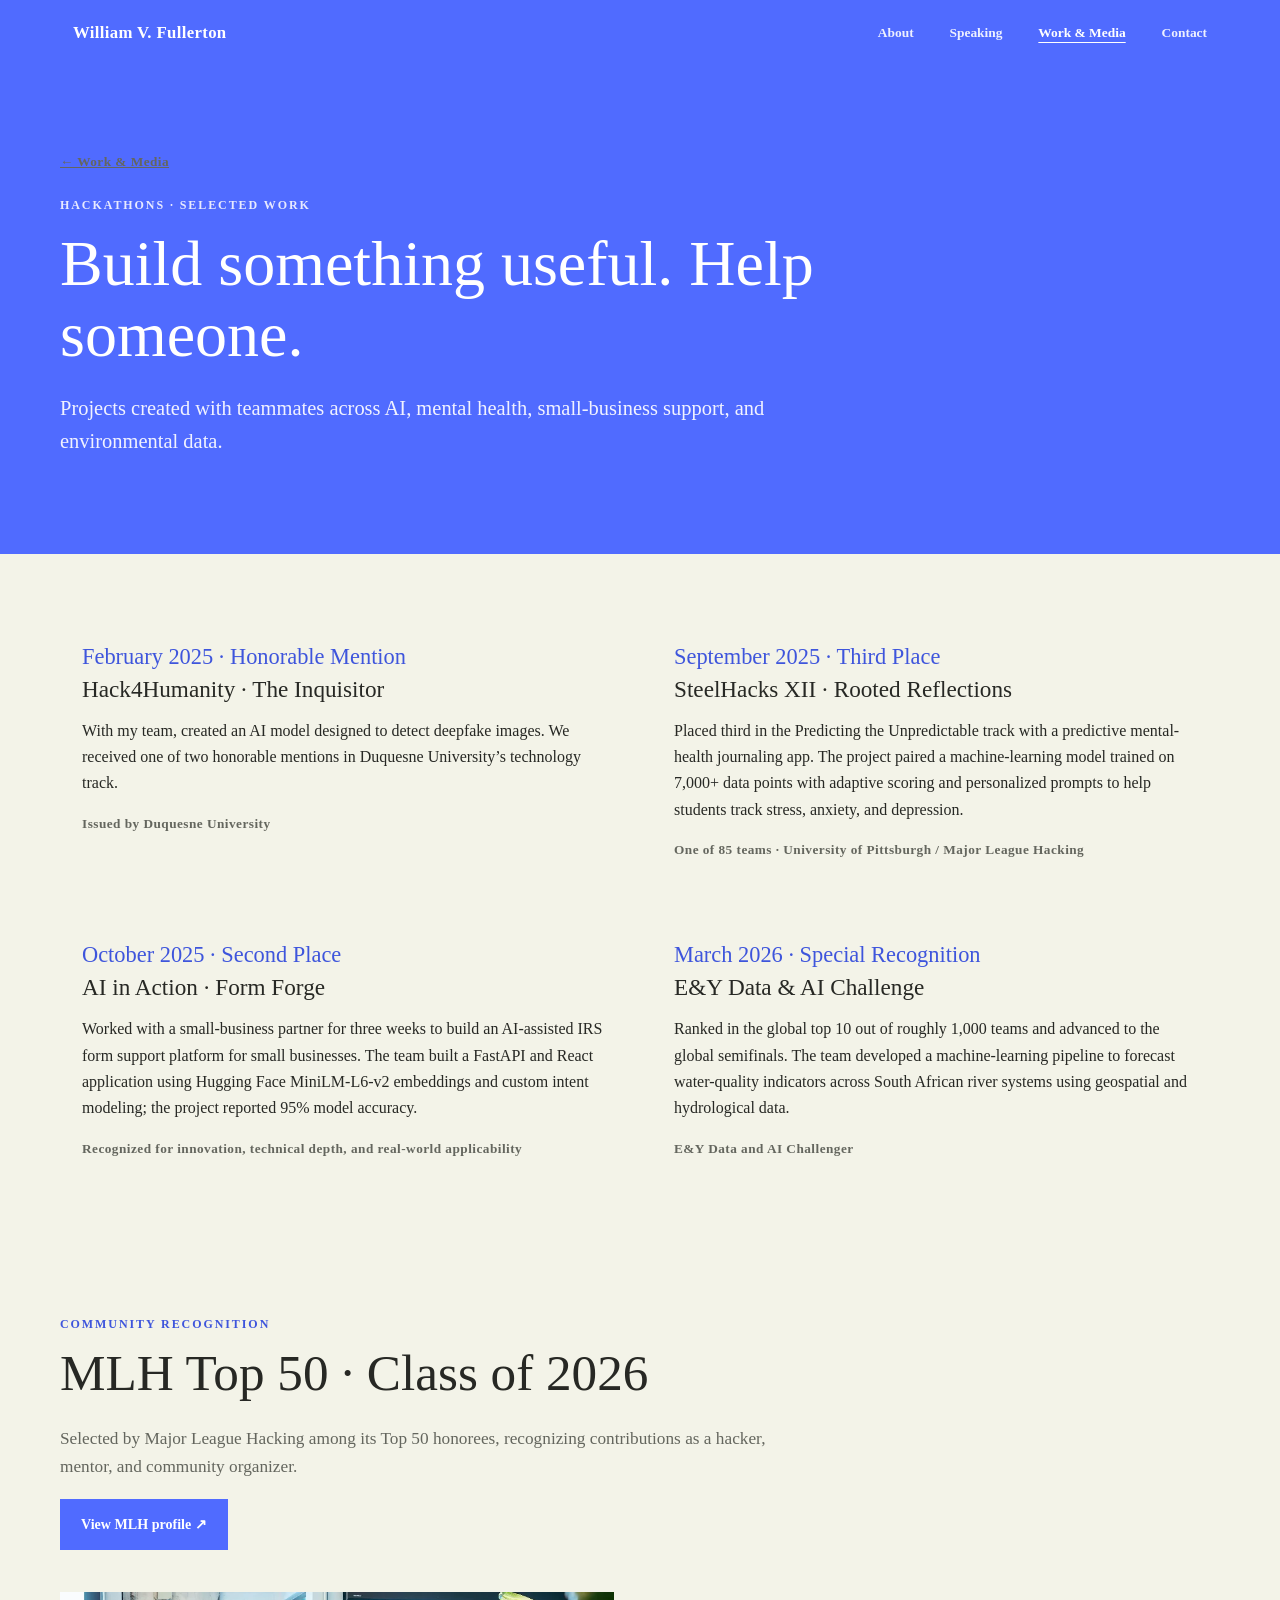
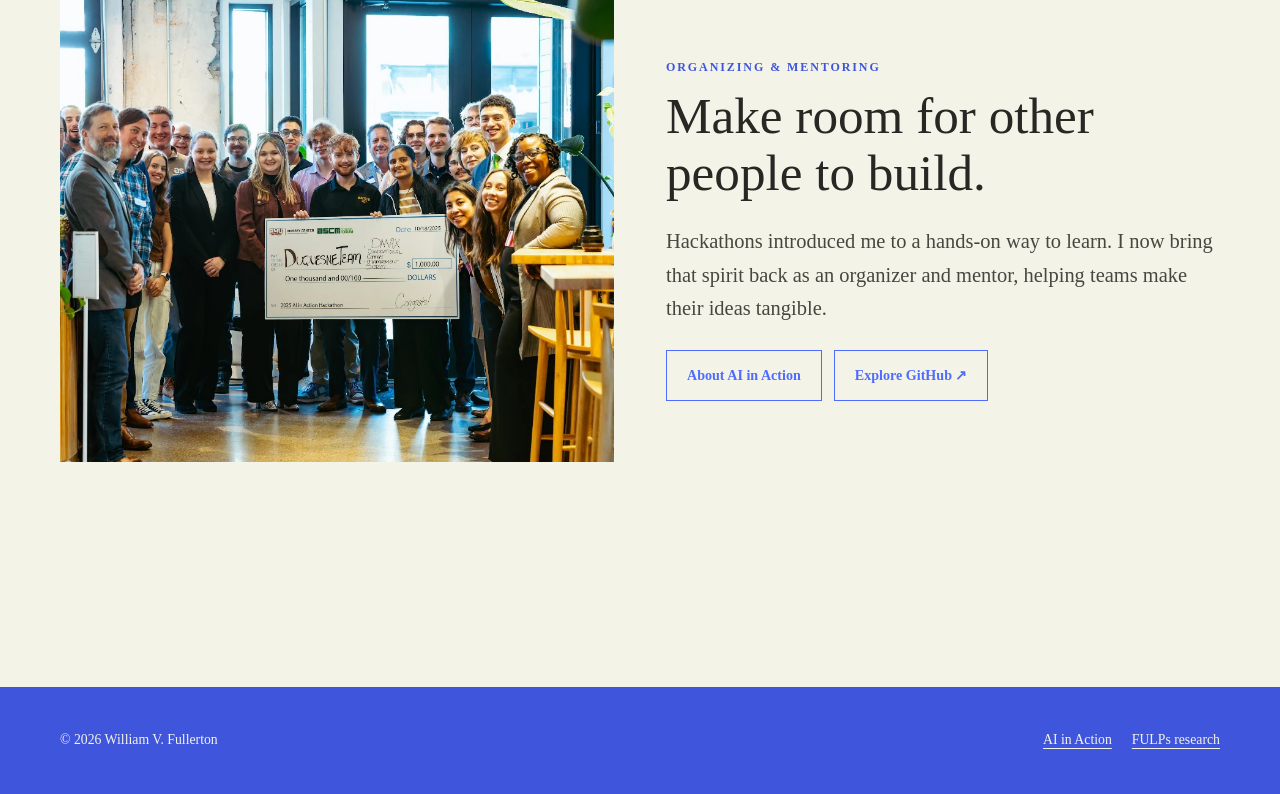
<file: work-media/hackathon-highlights.html>
<!doctype html><html lang="en"><head><meta charset="utf-8"><meta name="viewport" content="width=device-width,initial-scale=1"><meta name="description" content="Selected hackathon projects and recognition earned by William V. Fullerton and teammates."><title>Hackathon Projects &amp; Recognition — William V. Fullerton</title><link rel="stylesheet" href="../assets/css/site.css"></head><body>
<header class="site-header"><a class="brand" href="../index.html">William V. Fullerton</a><nav class="nav" aria-label="Main navigation"><a href="../about.html">About</a><a href="../speaking/index.html">Speaking</a><a aria-current="page" href="index.html">Work &amp; Media</a><a href="../contact.html">Contact</a></nav></header>
<main><section class="page-hero"><div class="container"><a class="meta" href="index.html">← Work &amp; Media</a><span class="eyebrow" style="display:block;margin-top:22px">Hackathons · selected work</span><h1>Build something useful. Help someone.</h1><p class="lede">Projects created with teammates across AI, mental health, small-business support, and environmental data.</p></div></section><section class="page-body"><div class="container"><div class="cards">
<article class="point"><span>February 2025 · Honorable Mention</span><h3>Hack4Humanity · The Inquisitor</h3><p>With my team, created an AI model designed to detect deepfake images. We received one of two honorable mentions in Duquesne University’s technology track.</p><p class="meta">Issued by Duquesne University</p></article>
<article class="point"><span>September 2025 · Third Place</span><h3>SteelHacks XII · Rooted Reflections</h3><p>Placed third in the Predicting the Unpredictable track with a predictive mental-health journaling app. The project paired a machine-learning model trained on 7,000+ data points with adaptive scoring and personalized prompts to help students track stress, anxiety, and depression.</p><p class="meta">One of 85 teams · University of Pittsburgh / Major League Hacking</p></article>
<article class="point"><span>October 2025 · Second Place</span><h3>AI in Action · Form Forge</h3><p>Worked with a small-business partner for three weeks to build an AI-assisted IRS form support platform for small businesses. The team built a FastAPI and React application using Hugging Face MiniLM-L6-v2 embeddings and custom intent modeling; the project reported 95% model accuracy.</p><p class="meta">Recognized for innovation, technical depth, and real-world applicability</p></article>
<article class="point"><span>March 2026 · Special Recognition</span><h3>E&amp;Y Data &amp; AI Challenge</h3><p>Ranked in the global top 10 out of roughly 1,000 teams and advanced to the global semifinals. The team developed a machine-learning pipeline to forecast water-quality indicators across South African river systems using geospatial and hydrological data.</p><p class="meta">E&amp;Y Data and AI Challenger</p></article>
</div><section class="section" style="padding-left:0;padding-right:0"><div class="section-heading"><span class="eyebrow">Community recognition</span><h2>MLH Top 50 · Class of 2026</h2><p>Selected by Major League Hacking among its Top 50 honorees, recognizing contributions as a hacker, mentor, and community organizer.</p><a class="button" href="https://top.mlh.com/2026/profiles/will-fullerton" target="_blank" rel="noreferrer">View MLH profile ↗</a></div><div class="featured-grid"><img class="featured-photo" src="../assets/images/aiah-year-one.webp" alt="AI in Action Hackathon year-one team"><div><span class="eyebrow">Organizing &amp; mentoring</span><h2>Make room for other people to build.</h2><p class="lede">Hackathons introduced me to a hands-on way to learn. I now bring that spirit back as an organizer and mentor, helping teams make their ideas tangible.</p><div class="button-row"><a class="button outline" href="ai-in-action.html">About AI in Action</a><a class="button outline" href="https://github.com/WVF-1" target="_blank" rel="noreferrer">Explore GitHub ↗</a></div></div></div></section></div></section></main><footer class="site-footer"><div class="footer-inner"><p>© 2026 William V. Fullerton</p><div class="footer-links"><a href="ai-in-action.html">AI in Action</a><a href="fulps-research.html">FULPs research</a></div></div></footer></body></html>
</file>
<file: assets/css/site.css>
:root{--blue:#506bff;--blue-deep:#3e55dc;--cream:#f3f3e8;--peach:#f2dfc5;--ink:#272824;--muted:#64665e;--green:var(--blue-deep);--line:rgba(39,40,36,.2);--serif:'Times New Roman',Times,serif;--sans:'Times New Roman',Times,serif;--max:1160px}
*{box-sizing:border-box}html{scroll-behavior:smooth}body{margin:0;background:var(--cream);color:var(--ink);font-family:var(--sans);line-height:1.65}a{color:inherit}img{display:block;max-width:100%}.serif,h1,h2,h3{font-family:var(--serif);font-weight:500;line-height:1.12}h1{font-size:clamp(2.7rem,5vw,5rem);margin:.18em 0 .28em}h2{font-size:clamp(2rem,4vw,3.4rem);margin:.15em 0 .45em}h3{font-size:1.45rem;margin:0 0 .5rem}.eyebrow{font-size:.75rem;font-weight:700;letter-spacing:.16em;text-transform:uppercase;color:var(--green)}.lede{font-size:clamp(1.05rem,1.8vw,1.28rem);max-width:62ch;color:#464840}.site-header{position:absolute;z-index:2;top:0;left:0;width:100%;padding:22px clamp(22px,5.7vw,84px);display:flex;align-items:center;justify-content:space-between;color:white}.brand{font:600 1.05rem var(--serif);text-decoration:none;letter-spacing:.02em}.nav{display:flex;gap:clamp(14px,2.8vw,38px);align-items:center}.nav a{font-size:.84rem;text-decoration:none;font-weight:600;opacity:.9}.nav a:hover,.nav a[aria-current=page]{text-decoration:underline;text-underline-offset:5px;opacity:1}.button{display:inline-flex;align-items:center;justify-content:center;gap:10px;padding:13px 20px;text-decoration:none;font-weight:700;font-size:.88rem;background:var(--blue);color:white;border:1px solid var(--blue);transition:.2s}.button:hover{background:var(--blue-deep);transform:translateY(-2px)}.button.outline{background:transparent;color:var(--blue);border-color:var(--blue)}.button.outline:hover{background:var(--blue);color:white}.button.light{background:var(--cream);border-color:white;color:var(--blue)}.button-row{display:flex;flex-wrap:wrap;gap:12px;margin-top:24px}.home-hero{min-height:760px;display:grid;grid-template-columns:1fr 1fr;background:var(--cream)}.home-identity{background:var(--blue);color:white;padding:105px clamp(24px,5.7vw,84px) 58px;display:flex;flex-direction:column;justify-content:center;min-height:760px}.home-identity .portrait{width:min(100%,510px);aspect-ratio:1.49;object-fit:cover;object-position:center 45%;margin:0 0 32px}.home-identity h1{font-size:clamp(2.25rem,3.5vw,3.4rem);margin:0 0 .2em}.home-identity .tagline{font-family:var(--serif);font-size:1.35rem;margin:0}.identity-rule{border:0;border-top:1px solid rgba(255,255,255,.65);width:100%;margin:26px 0 0}.socials{margin-top:auto;padding-top:70px}.socials p{font-size:.9rem;font-weight:700;margin:0 0 10px}.socials a{display:inline-block;margin-right:12px;font-weight:700;text-underline-offset:4px}.home-about{padding:105px clamp(26px,5.7vw,84px) 56px;display:flex;flex-direction:column;justify-content:center}.home-about .eyebrow{color:var(--blue)}.home-about h2{font-size:clamp(2rem,3vw,3rem);color:var(--blue);margin:.05em 0 .4em}.home-about p{font-family:var(--serif);font-size:1.18rem;color:var(--blue);line-height:1.65;margin:.2em 0}.divider{border:0;border-top:1px solid var(--green);margin:20px 0}.education-title{font-family:var(--serif);color:var(--blue);font-weight:700;margin:0 0 12px}.education-row{display:grid;grid-template-columns:62px 1fr;gap:14px;color:var(--blue);font-family:var(--serif);margin:10px 0}.education-row time{font-style:italic}.hero-actions{display:flex;justify-content:flex-end;gap:14px;margin-top:42px}.hero-actions .button{min-width:160px}.section{padding:clamp(64px,9vw,120px) 24px}.container{width:min(var(--max),100%);margin:0 auto}.section-heading{max-width:760px;margin-bottom:42px}.section-heading.center{text-align:center;margin-left:auto;margin-right:auto}.section-heading p{color:var(--muted);font-size:1.08rem}.featured{background:var(--peach)}.featured-grid{display:grid;grid-template-columns:1fr 1fr;gap:52px;align-items:center}.featured-photo{height:470px;width:100%;object-fit:cover;object-position:center 36%}.meta{font-size:.83rem;color:var(--muted);font-weight:600;letter-spacing:.035em}.media-strip{background:var(--blue);color:white}.media-strip .eyebrow{color:#e7e9ff}.media-strip .lede{color:#f0f1ff}.media-strip .button.outline{color:white;border-color:white}.page-hero{padding:148px 24px 74px;background:var(--blue);color:white}.page-hero .container{max-width:var(--max)}.page-hero .eyebrow{color:#e8eaff}.page-hero h1{max-width:900px}.page-hero .lede{color:#f1f2ff;max-width:720px}.page-body{padding:68px 24px 110px}.two-col{display:grid;grid-template-columns:1.2fr .8fr;gap:68px;align-items:start}.body-copy p{font-size:1.04rem;color:#45473f}.profile-card{background:var(--cream);padding:22px}.profile-card img{width:100%;aspect-ratio:4/5;object-fit:cover}.profile-card figcaption{font-size:.8rem;color:var(--muted);padding-top:12px}.credential-list{list-style:none;padding:0;margin:30px 0}.credential-list li{border-top:1px solid var(--line);padding:16px 0}.credential-list strong{display:block}.cards{display:grid;grid-template-columns:repeat(2,minmax(0,1fr));gap:24px}.card{background:var(--cream);overflow:hidden;display:flex;flex-direction:column}.card img{width:100%;height:300px;object-fit:cover}.card-content{padding:25px;display:flex;flex-direction:column;align-items:flex-start;flex:1}.card-content p{color:var(--muted);margin:.4rem 0 1.3rem}.card-content .button{margin-top:auto}.talk-hero{background:var(--peach);padding:150px 24px 70px}.talk-hero .container{max-width:var(--max)}.talk-layout{display:grid;grid-template-columns:minmax(0,1.15fr) minmax(300px,.85fr);gap:52px;align-items:start}.video-frame{position:relative;width:100%;aspect-ratio:16/9;background:#151515;box-shadow:0 14px 35px #463a2820}.video-frame iframe{position:absolute;inset:0;width:100%;height:100%;border:0}.talk-aside{background:var(--cream);padding:30px}.talk-aside p{margin:.3rem 0 1.2rem}.talk-aside .button{width:100%;margin-top:10px}.event-photo-grid{display:grid;grid-template-columns:1.2fr .8fr;gap:20px;margin-top:44px}.event-photo-grid img{width:100%;height:430px;object-fit:cover}.event-photo-grid img:nth-child(2){height:430px;object-position:center 25%}.key-points{display:grid;grid-template-columns:repeat(3,1fr);gap:20px;margin-top:32px}.point{padding:22px;background:var(--cream)}.point span{display:block;font:500 1.4rem var(--serif);color:var(--green);margin-bottom:6px}.contact-panel{background:var(--peach);padding:clamp(28px,6vw,68px)}.site-footer{background:var(--blue-deep);color:var(--cream);padding:42px 24px}.footer-inner{width:min(var(--max),100%);margin:auto;display:flex;justify-content:space-between;align-items:center;gap:20px}.footer-inner p{margin:0;color:var(--cream);font-size:.86rem}.footer-links{display:flex;gap:20px}.footer-links a{font-size:.86rem;text-underline-offset:4px}.note{font-size:.8rem;color:var(--muted)}
@media(max-width:820px){.site-header{position:absolute;padding:18px 22px;align-items:flex-start}.nav{gap:10px 16px;justify-content:flex-end;flex-wrap:wrap;max-width:70%}.nav a{font-size:.76rem}.home-hero{grid-template-columns:1fr;min-height:auto}.home-identity{min-height:700px;padding-top:110px}.home-about{padding-top:58px;padding-bottom:64px}.socials{padding-top:34px}.featured-grid,.two-col,.talk-layout{grid-template-columns:1fr;gap:32px}.featured-photo{height:380px}.event-photo-grid img,.event-photo-grid img:nth-child(2){height:340px}.talk-hero{padding-top:128px}.key-points{grid-template-columns:1fr}.footer-inner{align-items:flex-start;flex-direction:column}}
@media(max-width:560px){.brand{font-size:.94rem}.nav{max-width:72%;gap:8px 12px}.nav a{font-size:.7rem}.home-identity{min-height:630px}.home-identity .portrait{aspect-ratio:1.35}.home-identity h1{font-size:2.25rem}.home-identity .tagline{font-size:1.15rem}.hero-actions{justify-content:flex-start;flex-wrap:wrap;margin-top:30px}.hero-actions .button{min-width:0;flex:1}.cards{grid-template-columns:1fr}.card img{height:250px}.event-photo-grid{grid-template-columns:1fr}.event-photo-grid img,.event-photo-grid img:nth-child(2){height:300px}.page-hero{padding-top:135px}.talk-hero{padding-top:135px}}

.home-header .brand{color:white}.home-header .nav a{color:var(--blue);text-shadow:0 1px 0 rgba(255,255,255,.35)}
.event-photo-grid figure{margin:0}.event-photo-grid figcaption{padding-top:8px}

body:has(.talk-hero) .site-header{color:var(--ink)}
</file>
